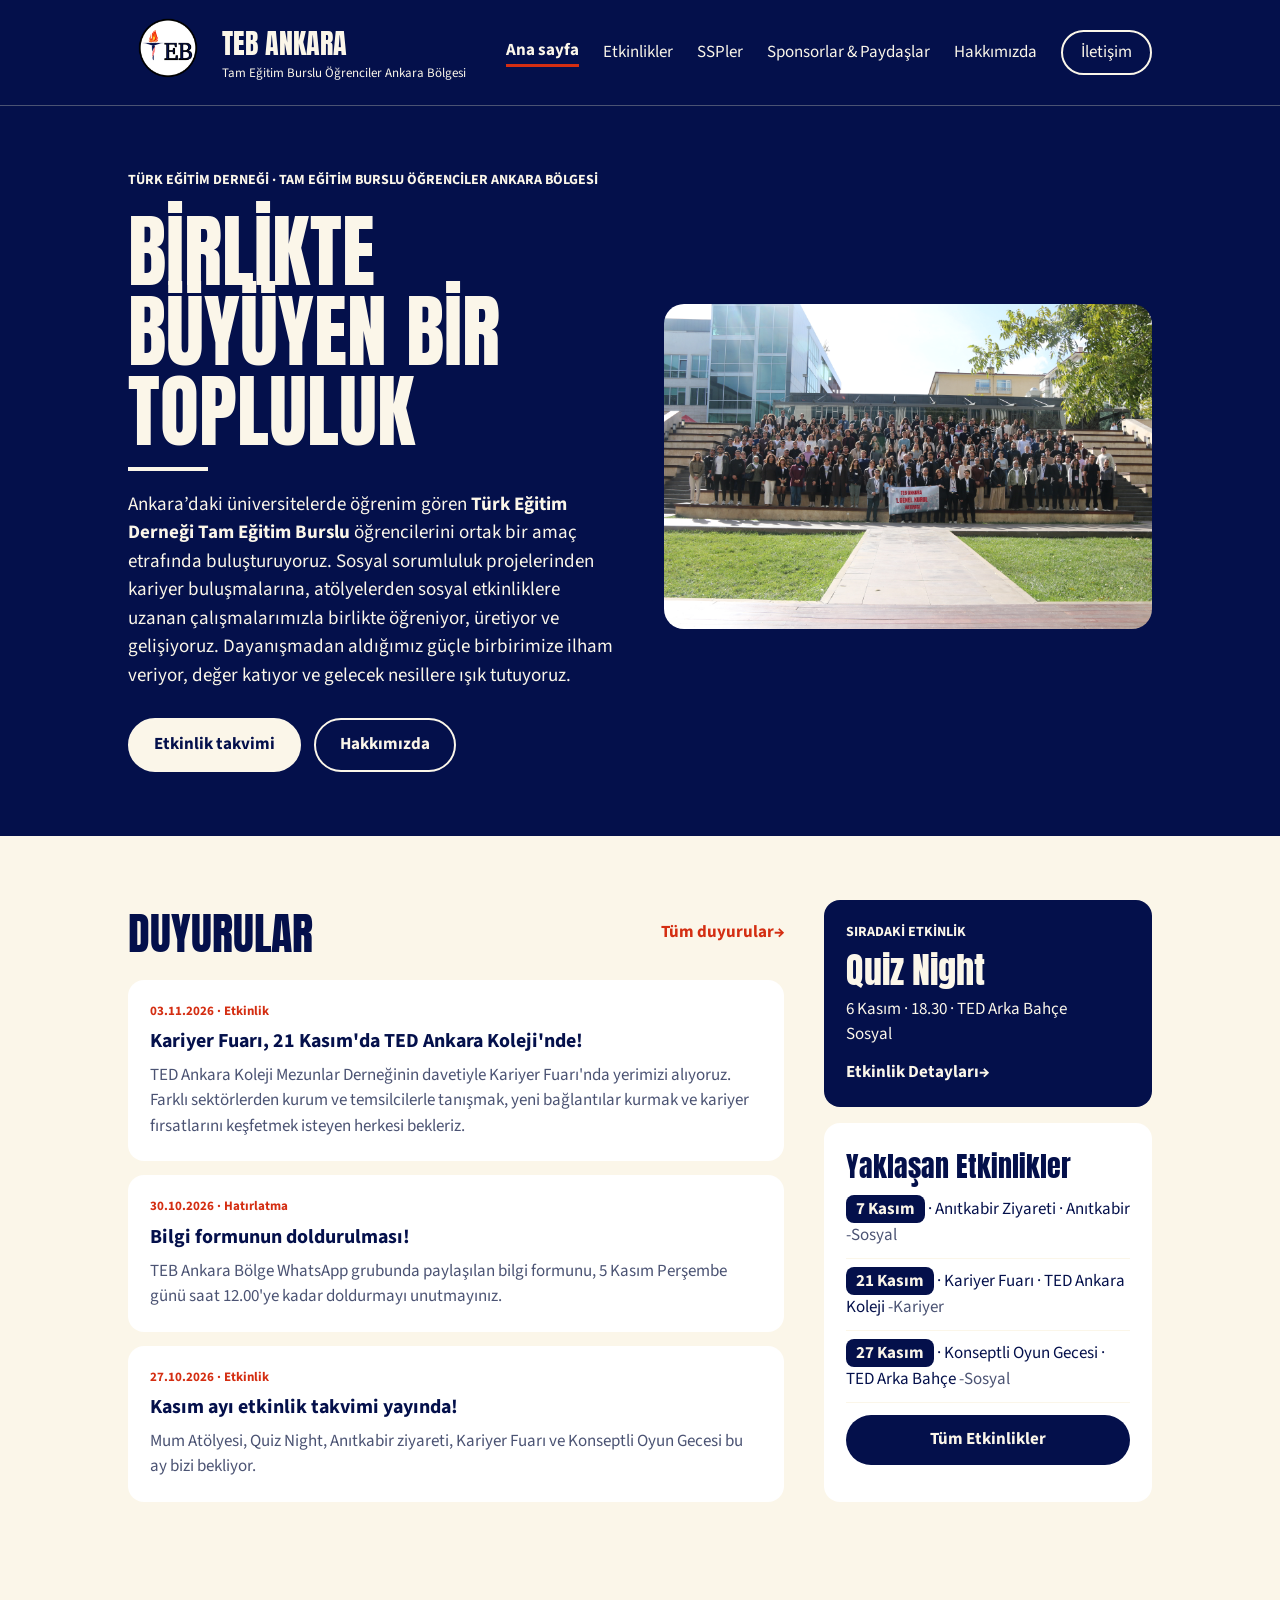
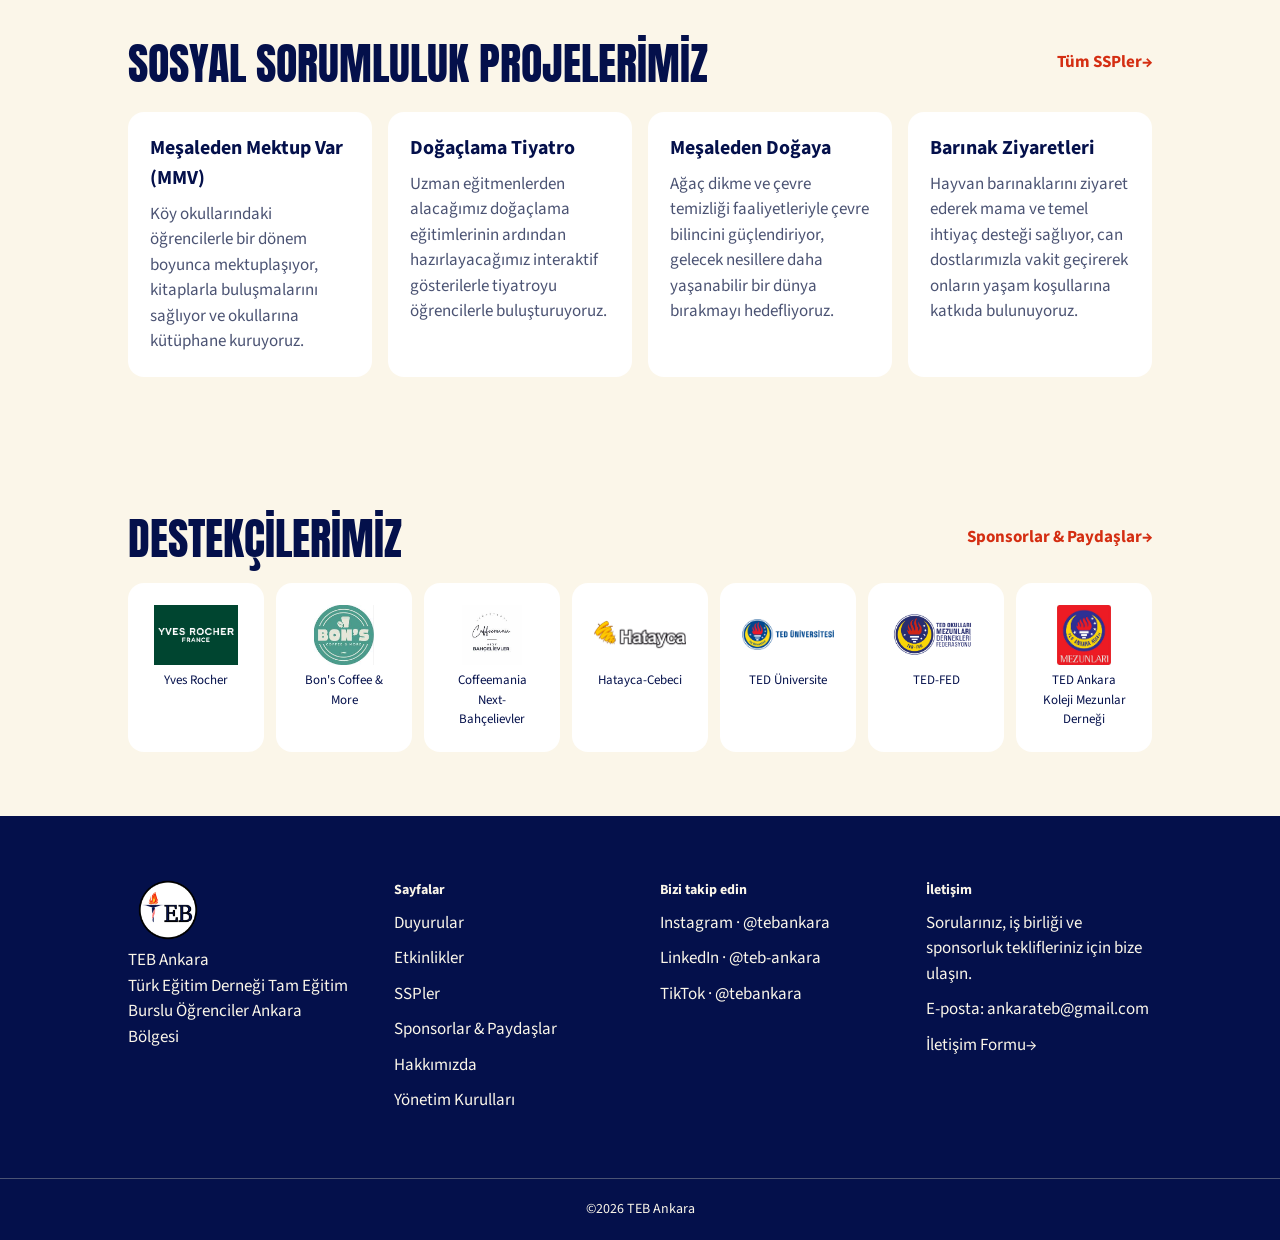
<file: index.html>
<!DOCTYPE html>
<html lang="tr">

<head>
    <meta charset="UTF-8">
    <meta name="viewport" content="width=device-width, initial-scale=1.0">
    <title>TEB Ankara</title>
    <link href="https://fonts.googleapis.com/css2?family=Anton&family=Source+Sans+3:wght@400;600;700&display=swap" rel="stylesheet">
    <link rel="stylesheet" href="css/style.css">
</head>

<body>
    <header>
        <a href="index.html">
            <img src="img/logo_yuvarlak.png" alt="TEB Ankara logosu">
        </a>

        <div class="header-yazi">
            <p>TEB ANKARA</p>
            <p>Tam Eğitim Burslu Öğrenciler Ankara Bölgesi</p>
        </div>

        <nav>
            <a href="index.html" aria-current="page">Ana sayfa</a>
            <a href="etkinlikler.html">Etkinlikler</a>
            <a href="sspler.html">SSPler</a>
            <a href="sponsorlar_paydaslar.html">Sponsorlar &amp; Paydaşlar</a>
            <a href="hakkimizda.html">Hakkımızda</a>
            <a href="iletisim.html" class="menu-buton">İletişim</a>
        </nav>
    </header>

    

    <main>
        <div id="giris">
            <section id="baslik"> 
                <p>TÜRK EĞİTİM DERNEĞİ · TAM EĞİTİM BURSLU ÖĞRENCİLER ANKARA BÖLGESİ</p>            
                
                <h1>BİRLİKTE BÜYÜYEN BİR TOPLULUK</h1>

                <p>
                    Ankara’daki üniversitelerde öğrenim gören <strong>Türk Eğitim Derneği Tam Eğitim Burslu</strong> öğrencilerini ortak bir amaç etrafında buluşturuyoruz. Sosyal sorumluluk projelerinden kariyer buluşmalarına, atölyelerden sosyal etkinliklere uzanan çalışmalarımızla birlikte öğreniyor, üretiyor ve gelişiyoruz. Dayanışmadan aldığımız güçle birbirimize ilham veriyor, değer katıyor ve gelecek nesillere ışık tutuyoruz.
                </p>
                
                <a href="etkinlikler.html#aylik-takvim">Etkinlik takvimi</a>
                <a href="hakkimizda.html">Hakkımızda</a>
            </section>

            <aside id="toplu-foto">
                <img src="img/teb_toplu_foto.JPG" alt="TEB Ankara Toplu Fotoğraf">
            </aside>
        </div>
        
        <div id="ana-icerik">
            <section id="duyurular">
                <h2>DUYURULAR</h2>
                <a href="duyurular.html">Tüm duyurular→</a>

                <article id="kariyer-fuari-duyuru" data-kategori="etkinlik">
                    <p><time datetime="2026-11-03">03.11.2026</time> · Etkinlik</p>
                    <h3>Kariyer Fuarı, 21 Kasım'da TED Ankara Koleji'nde!</h3>
                    <p>TED Ankara Koleji Mezunlar Derneğinin davetiyle Kariyer Fuarı'nda yerimizi alıyoruz. Farklı sektörlerden kurum ve temsilcilerle tanışmak, yeni bağlantılar kurmak ve kariyer fırsatlarını keşfetmek isteyen herkesi bekleriz.</p>
                </article>

                <article id="bilgi-guncelleme" data-kategori="hatirlatma">
                    <p><time datetime="2026-10-30">30.10.2026</time> · Hatırlatma</p>
                    <h3>Bilgi formunun doldurulması!</h3>
                    <p>TEB Ankara Bölge WhatsApp grubunda paylaşılan bilgi formunu, 5 Kasım Perşembe günü saat 12.00'ye kadar doldurmayı unutmayınız.</p>
                </article>
            
                <article id="kasim-takvimi" data-kategori="etkinlik">
                    <p><time datetime="2026-10-27">27.10.2026</time> · Etkinlik</p>
                    <h3>Kasım ayı etkinlik takvimi yayında!</h3>
                    <p>Mum Atölyesi, Quiz Night, Anıtkabir ziyareti, Kariyer Fuarı ve Konseptli Oyun Gecesi bu ay bizi bekliyor.</p>
                </article>
            </section>

            <aside id="etkinlik">
                <section id="siradaki-etkinlik">
                    <h2>SIRADAKİ ETKİNLİK</h2>
                    <article id="quiz-night">
                        <h3>Quiz Night</h3>
                        <p><time datetime="2026-11-06T18:30">6 Kasım · 18.30</time> · TED Arka Bahçe</p>
                        <p>Sosyal</p>
                    </article>
                    <a href="etkinlikler.html#siradaki-etkinlik">Etkinlik Detayları→</a>
                </section>

                <section id="yaklasan-etkinlikler">
                    <h2>Yaklaşan Etkinlikler</h2>
                    <ul>
                        <li><time datetime="2026-11-07">7 Kasım</time> · Anıtkabir Ziyareti · Anıtkabir <span>-Sosyal</span></li>
                        <li><time datetime="2026-11-21">21 Kasım</time> · Kariyer Fuarı · TED Ankara Koleji <span>-Kariyer</span></li>
                        <li><time datetime="2026-11-27">27 Kasım</time> · Konseptli Oyun Gecesi · TED Arka Bahçe <span>-Sosyal</span></li>
                    </ul> 
                    <a href="etkinlikler.html">Tüm Etkinlikler</a>
                </section>   
            </aside>
        </div>

        

        <section id="sosyal-sorumluluk-projeleri">
            <h2>SOSYAL SORUMLULUK PROJELERİMİZ</h2>
            <a href="sspler.html">Tüm SSPler→</a>
            <article>
                <h3>Meşaleden Mektup Var (MMV)</h3>
                <p>Köy okullarındaki öğrencilerle bir dönem boyunca mektuplaşıyor, kitaplarla buluşmalarını sağlıyor ve okullarına kütüphane kuruyoruz.</p>
            </article>  
            <article>
                <h3>Doğaçlama Tiyatro</h3>
                <p>Uzman eğitmenlerden alacağımız doğaçlama eğitimlerinin ardından hazırlayacağımız interaktif gösterilerle tiyatroyu öğrencilerle buluşturuyoruz.</p>
            </article> 
            <article>
                <h3>Meşaleden Doğaya</h3>
                <p>Ağaç dikme ve çevre temizliği faaliyetleriyle çevre bilincini güçlendiriyor, gelecek nesillere daha yaşanabilir bir dünya bırakmayı hedefliyoruz.</p>
            </article> 
            <article>
                <h3>Barınak Ziyaretleri</h3>
                <p>Hayvan barınaklarını ziyaret ederek mama ve temel ihtiyaç desteği sağlıyor, can dostlarımızla vakit geçirerek onların yaşam koşullarına katkıda bulunuyoruz.</p>
            </article> 
        </section>

        <section id="sponsorlar-paydaslar">
            <h2>DESTEKÇİLERİMİZ</h2>
            <a href="sponsorlar_paydaslar.html">Sponsorlar &amp; Paydaşlar→</a>

            <figure>
                <img src="img/logolar/yves_logo.jpg" alt="Yves Rocher logo">
                <figcaption>Yves Rocher</figcaption>
            </figure>
            <figure>
                <img src="img/logolar/bons_logo.jfif" alt="Bon's Coffee &amp; More logo">
                <figcaption>Bon's Coffee &amp; More</figcaption>
            </figure>
            <figure>
                <img src="img/logolar/Coffeemania_logo.jfif" alt="Coffeemania Next-Bahçelievler logo">
                <figcaption>Coffeemania Next-Bahçelievler</figcaption>
            </figure>
            <figure>
                <img src="img/logolar/hatayca_logo.png" alt="Hatayca-Cebeci logo" >
                <figcaption>Hatayca-Cebeci</figcaption>
            </figure>
            <figure>
                <img src="img/logolar/tedu_logo.png" alt="TED Üniversite logo">
                <figcaption>TED Üniversite</figcaption>
            </figure>
            <figure>
                <img src="img/logolar/ted_fed_logo.png" alt="TED-FED logo" >
                <figcaption>TED-FED</figcaption>
            </figure>
            <figure>
                <img src="img/logolar/ted_ank_kolej_md.jfif" alt="TED Ankara Koleji Mezunlar Derneği logo">
                <figcaption>TED Ankara Koleji Mezunlar Derneği</figcaption>
            </figure>
        </section>
    </main>
    

    <footer>
         <footer>
        <div class="footer-ust">
            <div class="footer-marka">
                <img src="img/logo_yuvarlak.png" alt="TEB Ankara logosu">
                <p>TEB Ankara</p>
                <p>Türk Eğitim Derneği Tam Eğitim Burslu Öğrenciler Ankara Bölgesi</p>
            </div>

            <nav>
                <h2>Sayfalar</h2>
                <a href="duyurular.html">Duyurular</a>
                <a href="etkinlikler.html">Etkinlikler</a>
                <a href="sspler.html">SSPler</a>
                <a href="sponsorlar_paydaslar.html">Sponsorlar &amp; Paydaşlar</a>
                <a href="hakkimizda.html">Hakkımızda</a>
                <a href="yonetim_kurullari.html">Yönetim Kurulları</a>
                
            </nav>

            <section id="sosyal-medya">
                <h2>Bizi takip edin</h2>
                <a href="https://www.instagram.com/tebankara/" target="_blank">Instagram · @tebankara</a>
                
                <a href="https://www.linkedin.com/company/teb-ankara" target="_blank">LinkedIn · @teb-ankara</a>
                
                <a href="https://www.tiktok.com/@tebankara" target="_blank">TikTok · @tebankara</a>
            </section>

            <section id="iletisim">
                <h2>İletişim</h2>
                <p>Sorularınız, iş birliği ve sponsorluk teklifleriniz için bize ulaşın.</p>
                <a href="mailto:ankarateb@gmail.com" target="_blank">E-posta: ankarateb@gmail.com</a>
                <a href="iletisim.html">İletişim Formu→</a>
            </section>
        </div>
        <p class="footer-alt">©2026 TEB Ankara </p>
    </footer>

    </footer>

</body>


</html>
</file>
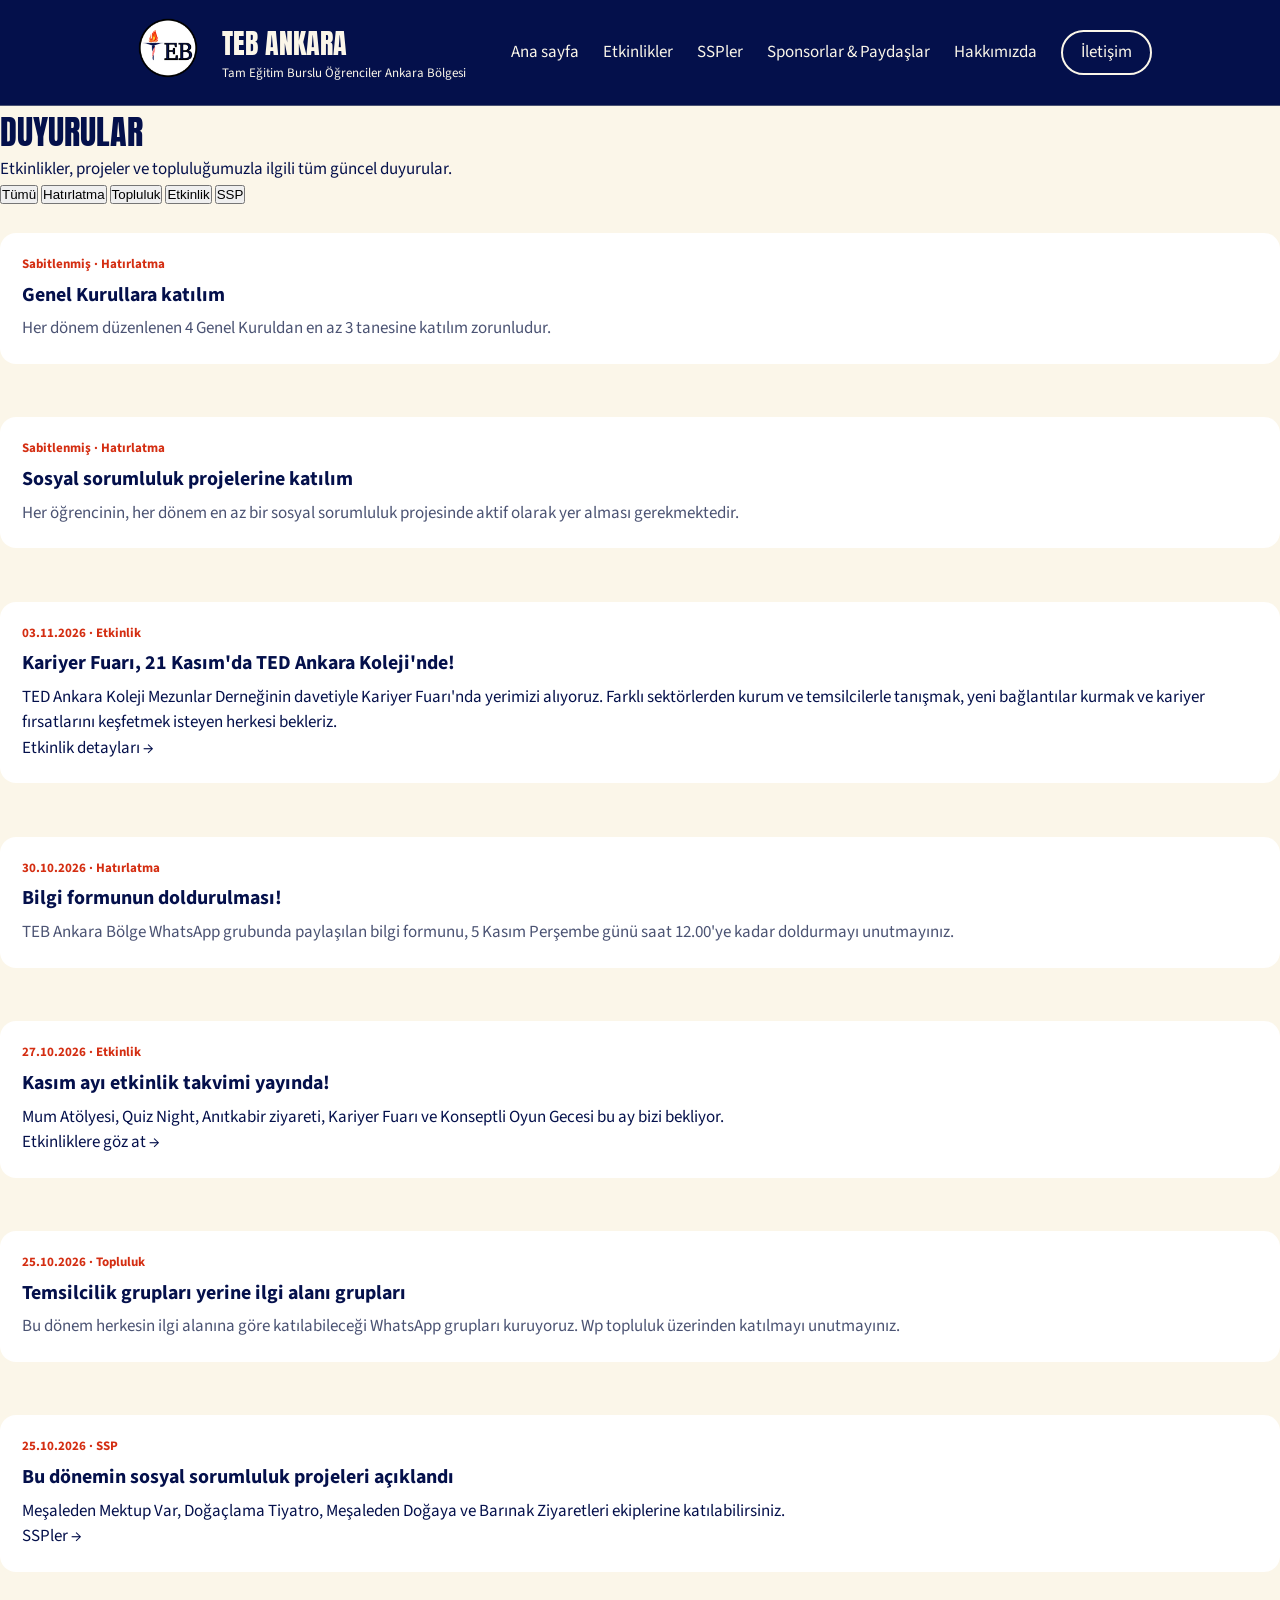
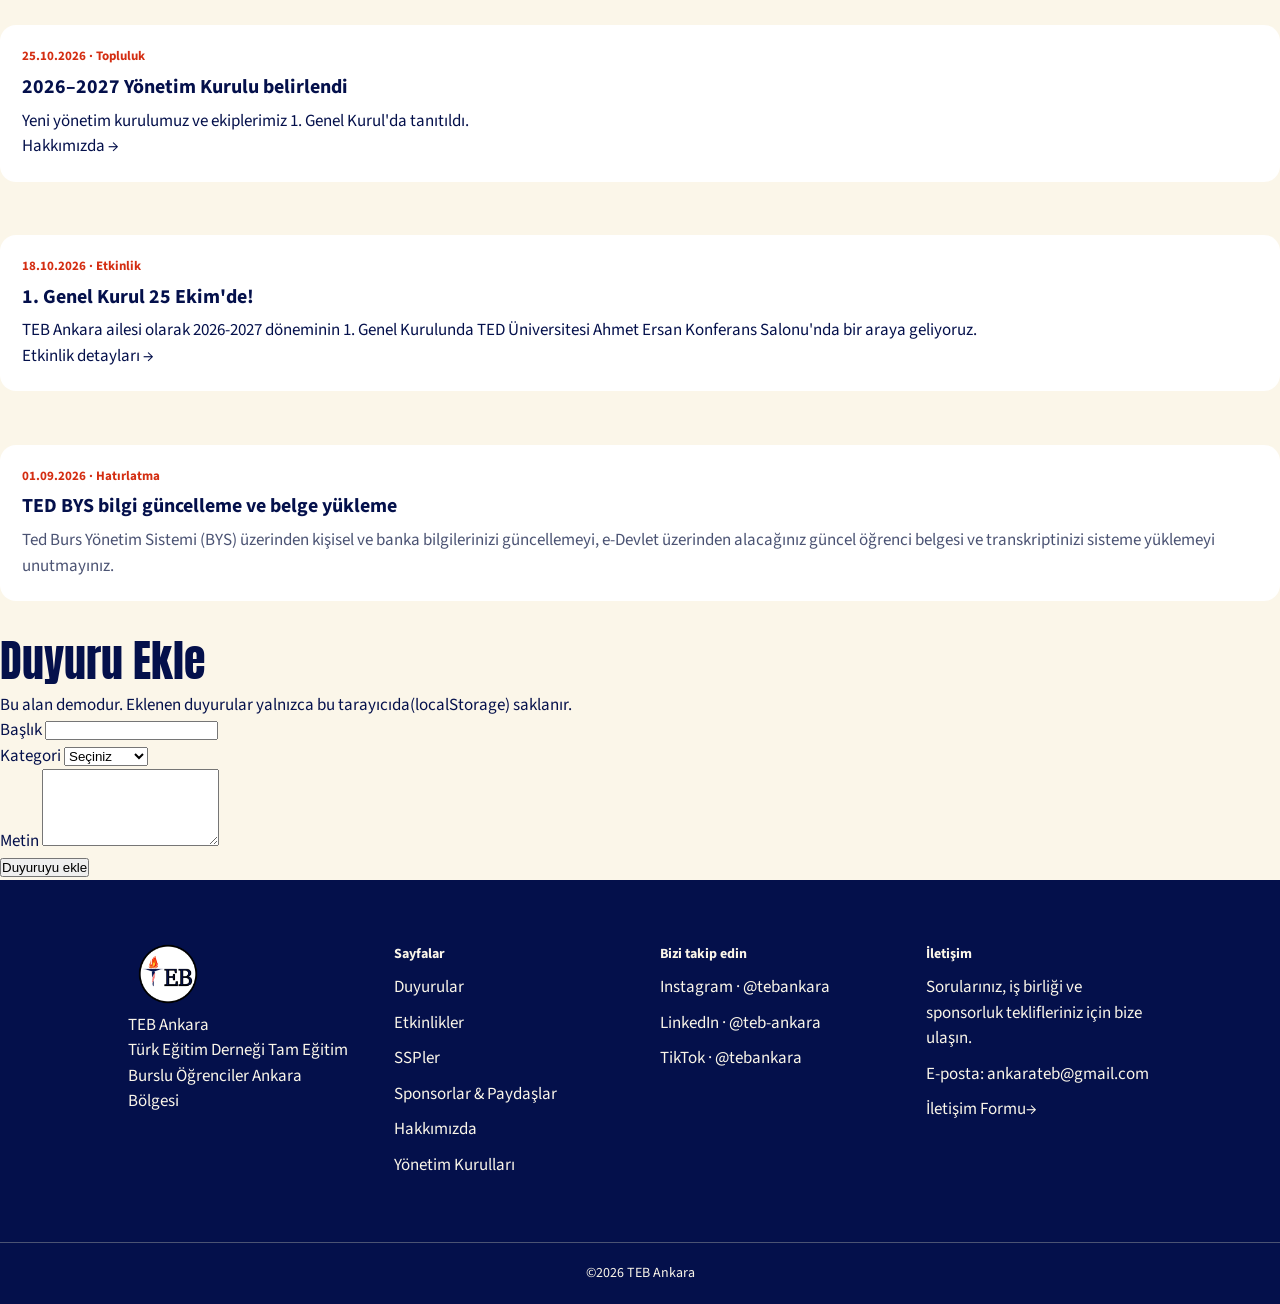
<file: duyurular.html>
<!DOCTYPE html>
<html lang="tr">

<head>
    <meta charset="UTF-8">
    <meta name="viewport" content="width=device-width, initial-scale=1.0">
    <title>TEB Ankara - Duyurular</title>
    <link href="https://fonts.googleapis.com/css2?family=Anton&family=Source+Sans+3:wght@400;600;700&display=swap" rel="stylesheet">
    <link rel="stylesheet" href="css/style.css">
</head>

<body>
        <header>
        <a href="index.html">
            <img src="img/logo_yuvarlak.png" alt="TEB Ankara logosu">
        </a>

        <div class="header-yazi">
            <p>TEB ANKARA</p>
            <p>Tam Eğitim Burslu Öğrenciler Ankara Bölgesi</p>
        </div>

        <nav>
            <a href="index.html">Ana sayfa</a>
            <a href="etkinlikler.html">Etkinlikler</a>
            <a href="sspler.html">SSPler</a>
            <a href="sponsorlar_paydaslar.html">Sponsorlar &amp; Paydaşlar</a>
            <a href="hakkimizda.html">Hakkımızda</a>
            <a href="iletisim.html" class="menu-buton">İletişim</a>
        </nav>
    </header>
    

    <main>
        <h1>DUYURULAR</h1>
        <p>Etkinlikler, projeler ve topluluğumuzla ilgili tüm güncel duyurular.</p>
        
        <div id="duyuru-içerik">
            
            <section id="duyuru-button">
                <button type="button" data-kategori="tumu">Tümü</button>
                <button type="button" data-kategori="hatirlatma">Hatırlatma</button>
                <button type="button" data-kategori="topluluk">Topluluk</button>
                <button type="button" data-kategori="etkinlik">Etkinlik</button>
                <button type="button" data-kategori="ssp">SSP</button>
            </section>
            
            <br>
            
            <section id="duyurular">
                <article id="genel-kurul-katilim" data-kategori="hatirlatma">
                    <p>Sabitlenmiş · Hatırlatma</p>
                    <h3>Genel Kurullara katılım</h3>
                    <p>Her dönem düzenlenen 4 Genel Kuruldan en az 3 tanesine katılım zorunludur.</p>
                </article>
 
                <br>
            
                <article id="ssp-katilim" data-kategori="hatirlatma">
                    <p>Sabitlenmiş · Hatırlatma</p>
                    <h3>Sosyal sorumluluk projelerine katılım</h3>
                    <p>Her öğrencinin, her dönem en az bir sosyal sorumluluk projesinde aktif olarak yer alması gerekmektedir.</p>
                </article>
                 
                <br>

                <article id="kariyer-fuari-duyuru" data-kategori="etkinlik">
                    <p><time datetime="2026-11-03">03.11.2026</time> · Etkinlik</p>
                    <h3>Kariyer Fuarı, 21 Kasım'da TED Ankara Koleji'nde!</h3>
                    <p>TED Ankara Koleji Mezunlar Derneğinin davetiyle Kariyer Fuarı'nda yerimizi alıyoruz. Farklı sektörlerden kurum ve temsilcilerle tanışmak, yeni bağlantılar kurmak ve kariyer fırsatlarını keşfetmek isteyen herkesi bekleriz.</p>
                    <a href="etkinlikler.html#kariyer-fuari">Etkinlik detayları →</a>
                </article>

                <br>

                <article id="bilgi-güncelleme" data-kategori="hatirlatma">
                    <p><time datetime="2026-10-30">30.10.2026</time> · Hatırlatma</p>
                    <h3>Bilgi formunun doldurulması!</h3>
                    <p>TEB Ankara Bölge WhatsApp grubunda paylaşılan bilgi formunu, 5 Kasım Perşembe günü saat 12.00'ye kadar doldurmayı unutmayınız.</p>
                </article>

                <br>
            
                <article id="kasim-takvimi" data-kategori="etkinlik">
                    <p><time datetime="2026-10-27">27.10.2026</time> · Etkinlik</p>
                    <h3>Kasım ayı etkinlik takvimi yayında!</h3>
                    <p>Mum Atölyesi, Quiz Night, Anıtkabir ziyareti, Kariyer Fuarı ve Konseptli Oyun Gecesi bu ay bizi bekliyor.</p>
                    <a href="etkinlikler.html">Etkinliklere göz at →</a>
                </article>
                 
                <br>
            
                <article id="ilgi-alani-gruplari" data-kategori="topluluk">
                    <p><time datetime="2026-10-25">25.10.2026</time> · Topluluk</p>
                    <h3>Temsilcilik grupları yerine ilgi alanı grupları</h3>
                    <p>Bu dönem herkesin ilgi alanına göre katılabileceği WhatsApp grupları kuruyoruz. Wp topluluk üzerinden katılmayı unutmayınız.</p>
                </article>
                 
                <br>
            
                <article id="sspler-duyuru" data-kategori="ssp">
                    <p><time datetime="2026-10-25">25.10.2026</time> · SSP</p>
                    <h3>Bu dönemin sosyal sorumluluk projeleri açıklandı</h3>
                    <p>Meşaleden Mektup Var, Doğaçlama Tiyatro, Meşaleden Doğaya ve Barınak Ziyaretleri ekiplerine katılabilirsiniz.</p>
                    <a href="sspler.html#aktif-projeler">SSPler →</a>
                </article>
                 
                <br>
            
                <article id="yonetim-kurulu-duyuru" data-kategori="topluluk">
                    <p><time datetime="2026-10-25">25.10.2026</time> · Topluluk</p>
                    <h3>2026–2027 Yönetim Kurulu belirlendi</h3>
                    <p>Yeni yönetim kurulumuz ve ekiplerimiz 1. Genel Kurul'da tanıtıldı.</p>
                    <a href="hakkimizda.html#26-27">Hakkımızda →</a>
                </article>
                
                <br>

                <article id="genel-kurul-duyuru" data-kategori="etkinlik">
                    <p><time datetime="2026-10-18">18.10.2026</time> · Etkinlik </p>
                    <h3>1. Genel Kurul 25 Ekim'de!</h3>
                    <p>TEB Ankara ailesi olarak 2026-2027 döneminin 1. Genel Kurulunda TED Üniversitesi Ahmet Ersan Konferans Salonu'nda bir araya geliyoruz. </p>
                    <a href="etkinlikler.html#1.GK">Etkinlik detayları →</a>
                </article>

                <br>

                <article id="bys-güncelleme" data-kategori="hatirlatma">
                    <p> <time datetime="2026-09-01">01.09.2026</time> · Hatırlatma</p>
                    <h3>TED BYS bilgi güncelleme ve belge yükleme</h3>
                    <p><a href="https://bys.ted.org.tr/" target="_blank">Ted Burs Yönetim Sistemi (BYS)</a> üzerinden kişisel ve banka bilgilerinizi güncellemeyi, e-Devlet üzerinden alacağınız güncel öğrenci belgesi ve transkriptinizi sisteme yüklemeyi unutmayınız.</p>
                </article>
            </section>

            <br>

            <aside id="duyuru-yonetimi">
                <h2>Duyuru Ekle</h2>
                <p>Bu alan demodur. Eklenen duyurular yalnızca bu tarayıcıda(localStorage) saklanır.</p>

                <form id="duyuru-formu">
                    <div>
                        <label for="duyuru-baslik">Başlık</label>
                        <input id="duyuru-baslik" name="baslik" type="text" maxlength="100">
                    </div>

                    <div>
                        <label for="duyuru-kategori">Kategori</label>
                        <select id="duyuru-kategori" name="kategori">
                            <option value="" disabled selected>Seçiniz</option>
                            <option value="hatirlatma">Hatırlatma</option>
                            <option value="topluluk">Topluluk</option>
                            <option value="etkinlik">Etkinlik</option>
                            <option value="ssp">SSP</option>
                        </select>
                    </div>

                    <div>
                        <label for="duyuru-metin">Metin</label>
                        <textarea id="duyuru-metin" name="metin" rows="5" maxlength="500"></textarea>
                    </div>

                    <button type="submit">Duyuruyu ekle</button>
                </form>
            </aside>
        </div>

        
    </main>

    <footer>
        <div class="footer-ust">
            <div class="footer-marka">
                <img src="img/logo_yuvarlak.png" alt="TEB Ankara logosu">
                <p>TEB Ankara</p>
                <p>Türk Eğitim Derneği Tam Eğitim Burslu Öğrenciler Ankara Bölgesi</p>
            </div>

            <nav>
                <h2>Sayfalar</h2>
                <a href="duyurular.html">Duyurular</a>
                <a href="etkinlikler.html">Etkinlikler</a>
                <a href="sspler.html">SSPler</a>
                <a href="sponsorlar_paydaslar.html">Sponsorlar &amp; Paydaşlar</a>
                <a href="hakkimizda.html">Hakkımızda</a>
                <a href="yonetim_kurullari.html">Yönetim Kurulları</a>
                
            </nav>

            <section id="sosyal-medya">
                <h2>Bizi takip edin</h2>
                <a href="https://www.instagram.com/tebankara/" target="_blank">Instagram · @tebankara</a>
                
                <a href="https://www.linkedin.com/company/teb-ankara" target="_blank">LinkedIn · @teb-ankara</a>
                
                <a href="https://www.tiktok.com/@tebankara" target="_blank">TikTok · @tebankara</a>
            </section>

            <section id="iletisim">
                <h2>İletişim</h2>
                <p>Sorularınız, iş birliği ve sponsorluk teklifleriniz için bize ulaşın.</p>
                <a href="mailto:ankarateb@gmail.com" target="_blank">E-posta: ankarateb@gmail.com</a>
                <a href="iletisim.html">İletişim Formu→</a>
            </section>
        </div>
        <p class="footer-alt">©2026 TEB Ankara </p>
    </footer>

</body>

</html>
</file>
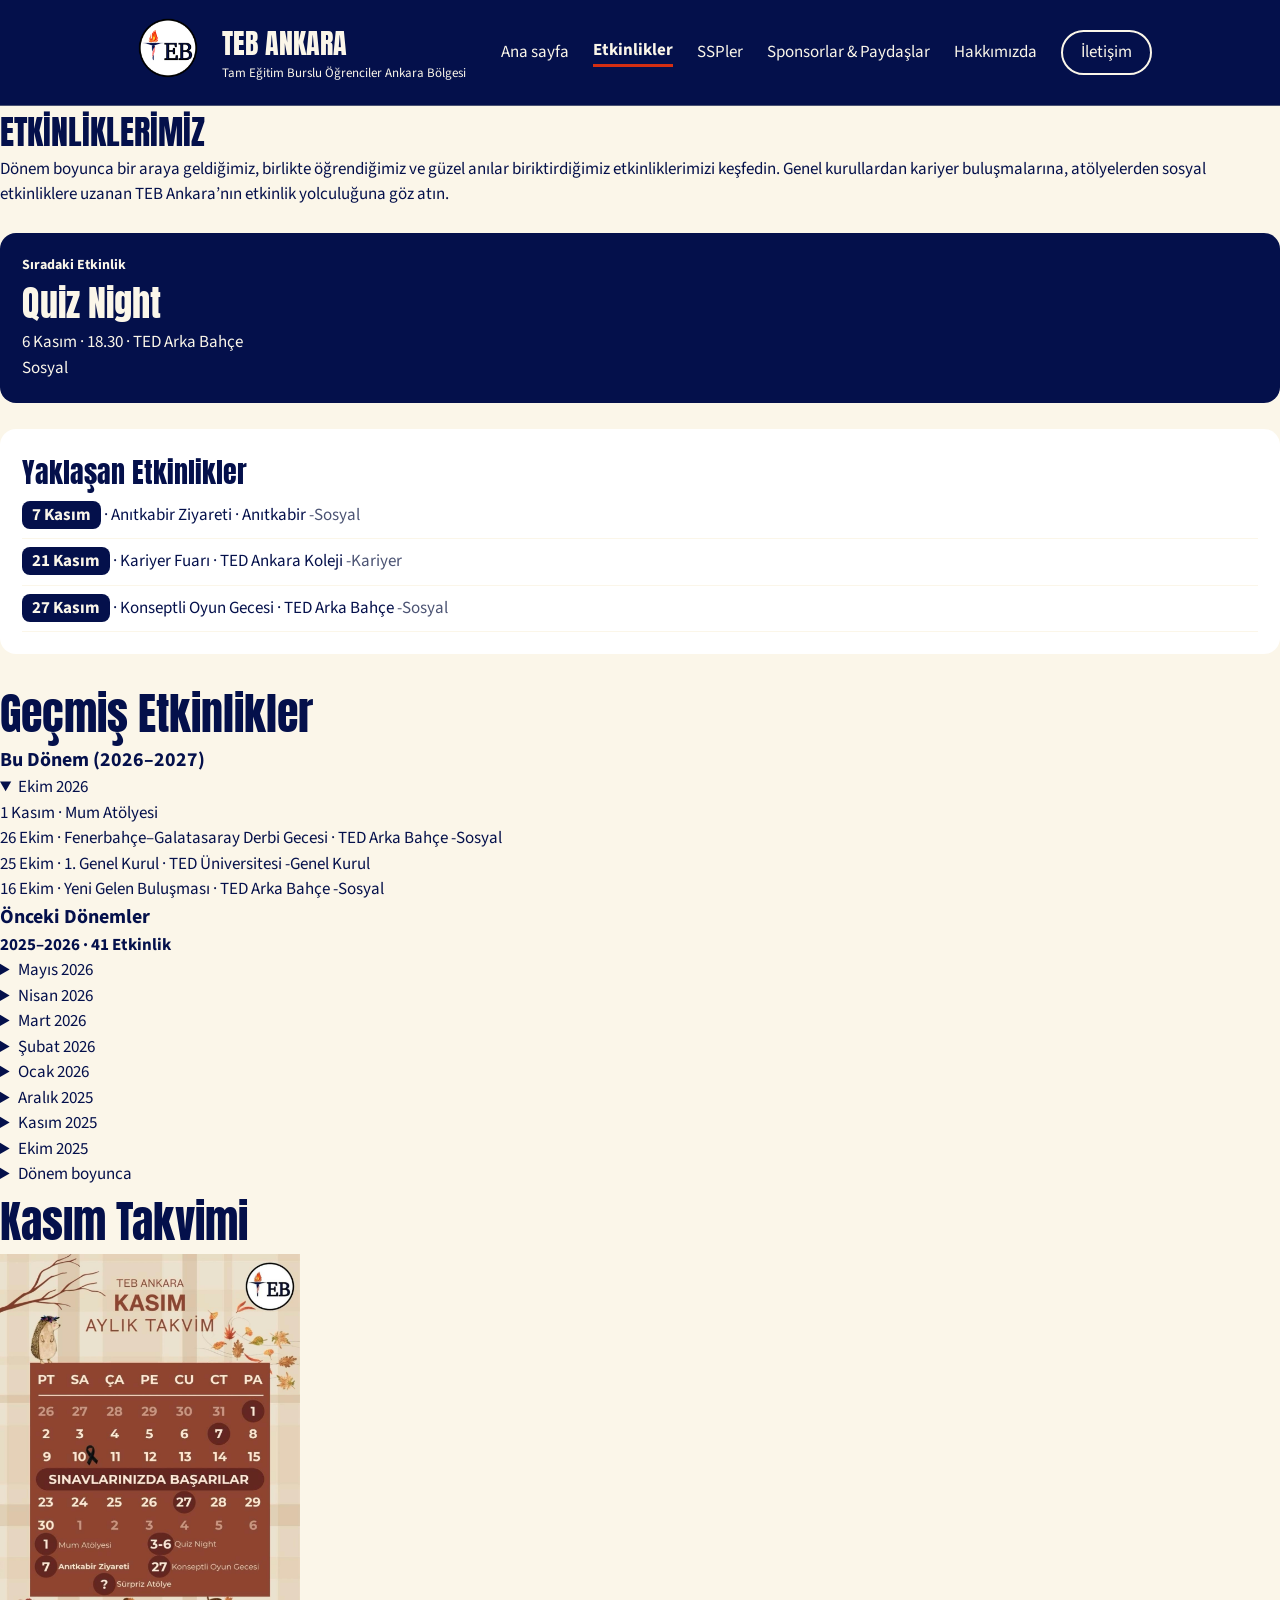
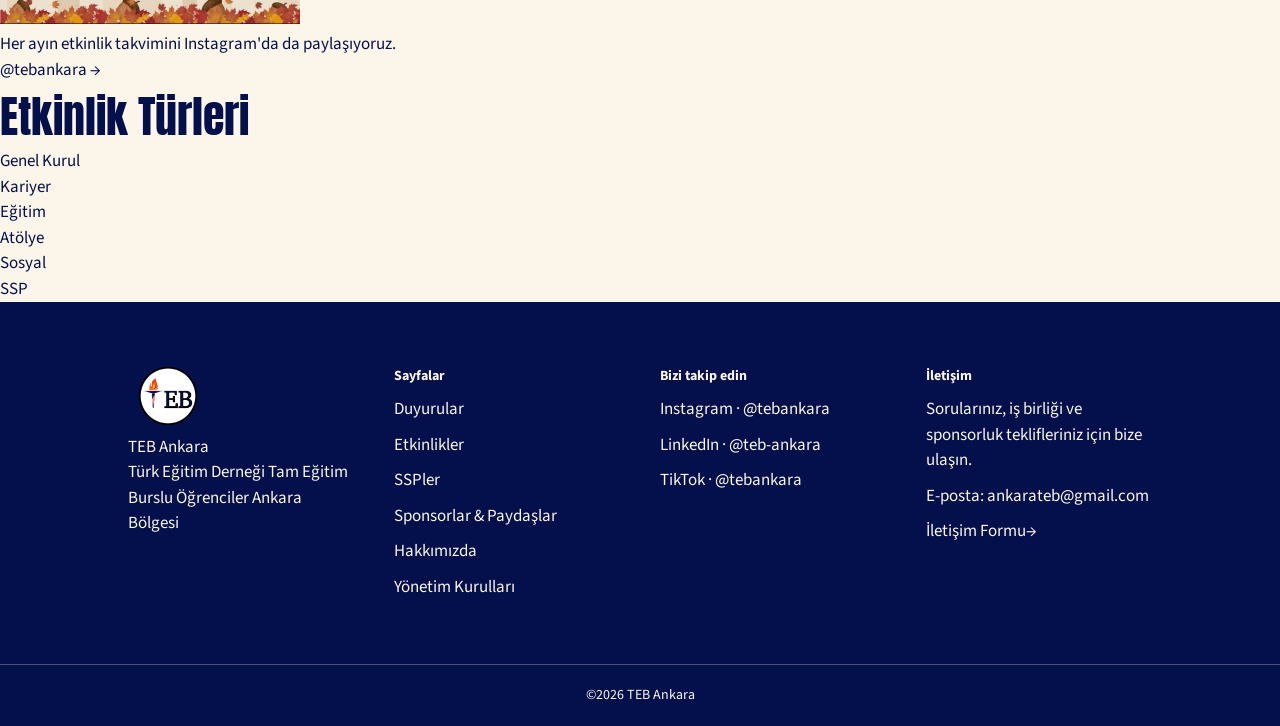
<file: etkinlikler.html>
<!DOCTYPE html>
<html lang="tr">

<head>
    <meta charset="UTF-8">
    <meta name="viewport" content="width=device-width, initial-scale=1.0">
    <title>TEB Ankara - Etkinlikler</title>
    <link href="https://fonts.googleapis.com/css2?family=Anton&family=Source+Sans+3:wght@400;600;700&display=swap" rel="stylesheet">
    <link rel="stylesheet" href="css/style.css">
</head>

<body>

    <header>
        <a href="index.html">
            <img src="img/logo_yuvarlak.png" alt="TEB Ankara logosu">
        </a>

        <div class="header-yazi">
            <p>TEB ANKARA</p>
            <p>Tam Eğitim Burslu Öğrenciler Ankara Bölgesi</p>
        </div>

        <nav>
            <a href="index.html">Ana sayfa</a>
            <a href="etkinlikler.html" aria-current="page">Etkinlikler</a>
            <a href="sspler.html">SSPler</a>
            <a href="sponsorlar_paydaslar.html">Sponsorlar &amp; Paydaşlar</a>
            <a href="hakkimizda.html">Hakkımızda</a>
            <a href="iletisim.html" class="menu-buton">İletişim</a>
        </nav>
    </header>

    

    <main>

        <h1>ETKİNLİKLERİMİZ</h1>
        <p>Dönem boyunca bir araya geldiğimiz, birlikte öğrendiğimiz ve güzel anılar biriktirdiğimiz etkinliklerimizi keşfedin. Genel kurullardan kariyer buluşmalarına, atölyelerden sosyal etkinliklere uzanan TEB Ankara’nın etkinlik yolculuğuna göz atın.</p>

        <br>

        <section id="siradaki-etkinlik">
            <h2>Sıradaki Etkinlik</h2>
            <article id="quiz-night">
                <h3>Quiz Night</h3>
                <p><time datetime="2026-11-06T18:30">6 Kasım · 18.30</time> · TED Arka Bahçe</p>
                <p>Sosyal</p>
            </article>
        </section>

        <br>

        <div id="etkinlik-icerik">
            <div id="etkinlik-listeleri">
                <section id="yaklasan-etkinlikler">
                    <h2>Yaklaşan Etkinlikler</h2>
                    <ul>
                        <li id="anitkabir-ziyareti"><time datetime="2026-11-07">7 Kasım</time> · Anıtkabir Ziyareti · Anıtkabir <span>-Sosyal</span></li>
                        <li id="kariyer-fuari"><time datetime="2026-11-21">21 Kasım</time> · Kariyer Fuarı · TED Ankara Koleji <span>-Kariyer</span></li>
                        <li id="konseptli-oyun-gecesi"><time datetime="2026-11-27">27 Kasım</time> · Konseptli Oyun Gecesi · TED Arka Bahçe <span>-Sosyal</span></li>
                    </ul>
                </section>

                <br>
                
                <section id="gecmis-etkinlikler">
                    <h2>Geçmiş Etkinlikler</h2>

                    <section id="bu-donem">
                        <h3>Bu Dönem (2026–2027)</h3>

                        <details open>
                            <summary>Ekim 2026</summary>
                            <ul>
                                <li id="mum-atolyesi"><time datetime="2026-11-01">1 Kasım</time> · Mum Atölyesi</li>
                                <li id="derbi-gecesi"><time datetime="2026-10-26">26 Ekim</time> · Fenerbahçe–Galatasaray Derbi Gecesi · TED Arka Bahçe <span>-Sosyal</span></li>
                                <li id="1.GK"><time datetime="2026-10-25">25 Ekim</time> · 1. Genel Kurul · TED Üniversitesi <span>-Genel Kurul</span></li>
                                <li id="ygb"><time datetime="2026-10-16">16 Ekim</time> · Yeni Gelen Buluşması · TED Arka Bahçe <span>-Sosyal</span></li>
                            </ul>
                        </details>
                    </section>

                    <section id="onceki-donemler">
                        <h3>Önceki Dönemler</h3>

                        <h4>2025–2026 · 41 Etkinlik</h4>

                        <details>
                            <summary>Mayıs 2026</summary>
                            <ul>
                                <li><time datetime="2026-05-17">17 Mayıs</time> · Piknik ve Mangal <span>-Sosyal</span></li>
                                <li><time datetime="2026-05-13">13 Mayıs</time> · Kuşak Çalışması · Dört Mevsim Yaşam Köşkü Ziyareti <span>-SSP</span></li>
                                <li><time datetime="2026-05-10">10 Mayıs</time> · 4. Genel Kurul · TED Üniversitesi <span>-Genel Kurul</span></li>
                                <li><time datetime="2026-05-08">8 Mayıs</time> · Meşaleden Mektup Var · Afyon Okul Ziyareti <span>-SSP</span></li>
                                <li><time datetime="2026-05-07">7 Mayıs</time> · Şiir Kulübü <span>-Sosyal</span></li>
                                <li><time datetime="2026-05-05">5 Mayıs</time> · Akdaş Döküm Teknik Gezisi <span>-Kariyer</span></li>
                            </ul>
                        </details>

                        <details>
                            <summary>Nisan 2026</summary>
                            <ul>
                                <li><time datetime="2026-04-26">26 Nisan</time> · SSP Atölye Çalışması <span>-SSP</span></li>
                                <li><time datetime="2026-04-21">21 Nisan</time> · Talk Show · Hezarfen Darty <span>-Sosyal</span></li>
                                <li><time datetime="2026-04-19">19 Nisan</time> · Sosyal Bilimciler Günü <span>-Kariyer</span></li>
                                <li><time datetime="2026-04-18">18 Nisan</time> · Vals Eğitimi (4 hafta) <span>-Eğitim</span></li>
                                <li><time datetime="2026-04-12">12 Nisan</time> · Çikolata Atölyesi <span>-Atölye</span></li>
                                <li><time datetime="2026-04-11">11 Nisan</time> · Oyun Gecesi · Hood Oyun Kafe <span>-Sosyal</span></li>
                            </ul>
                        </details>

                        <details>
                            <summary>Mart 2026</summary>
                            <ul>
                                <li><time datetime="2026-03-29">29 Mart</time> · 3. Genel Kurul · TED Üniversitesi <span>-Genel Kurul</span></li>
                                <li><time datetime="2026-03-14">14 Mart</time> · Örgü Atölyesi <span>-Atölye</span></li>
                                <li><time datetime="2026-03-08">8 Mart</time> · Sağlıkçılar Günü Buluşması <span>-Kariyer</span></li>
                                <li><time datetime="2026-03-04">4 Mart</time> · Lego Lab <span>-Atölye</span></li>
                            </ul>
                        </details>

                        <details>
                            <summary>Şubat 2026</summary>
                            <ul>
                                <li><time datetime="2026-02-28">28 Şubat</time> · Sanat Atölyesi · Art Gamu Galeri <span>-Atölye</span></li>
                                <li><time datetime="2026-02-27">27 Şubat</time> · Kitap Kulübü <span>-Sosyal</span></li>
                                <li><time datetime="2026-02-22">22 Şubat</time> · Sözün Gücü Eğitim Semineri <span>-Eğitim</span></li>
                                <li><time datetime="2026-02-17">17 Şubat</time> · Cinema Paradiso: Ölü Ozanlar Derneği <span>-Sosyal</span></li>
                                <li><time datetime="2026-02-15">15 Şubat</time> · Kahve Atölyesi · V Coffee <span>-Atölye</span></li>
                                <li><time datetime="2026-02-13">13 Şubat</time> · Stres ve Kaygı Yönetimi Eğitimi <span>-Eğitim</span></li>
                                <li><time datetime="2026-02-06">6 Şubat</time> · Online CV Hazırlama ve Mülakat Teknikleri <span>-Kariyer</span></li>
                            </ul>
                        </details>

                        <details>
                            <summary>Ocak 2026</summary>
                            <ul>
                                <li><time datetime="2026-01-30">30 Ocak</time> · Çevrimiçi Tarif Atölyesi <span>-Atölye</span></li>
                                <li><time datetime="2026-01-28">28 Ocak</time> · Online Oyun Gecesi <span>-Sosyal</span></li>
                                <li><time datetime="2026-01-22">22 Ocak</time> · Oyun Gecesi · Saraçoğlu Gençlik Merkezi <span>-Sosyal</span></li>
                                <li><time datetime="2026-01-19">19 Ocak</time> · Bölgeler Arası Oyun Turnuvası (3 ay) <span>-Sosyal</span></li>
                            </ul>
                        </details>

                        <details>
                            <summary>Aralık 2025</summary>
                            <ul>
                                <li><time datetime="2025-12-26">26 Aralık</time> · Kitap Kulübü <span>-Sosyal</span></li>
                                <li><time datetime="2025-12-21">21 Aralık</time> · 2. Genel Kurul · Online <span>-Genel Kurul</span></li>
                                <li><time datetime="2025-12-18">18 Aralık</time> · Yılbaşı Partisi <span>-Sosyal</span></li>
                                <li><time datetime="2025-12-10">10 Aralık</time> · Speaking Club <span>-Eğitim</span></li>
                                <li><time datetime="2025-12-06">6 Aralık</time> · Mühendisler Günü · TED Üniversitesi <span>-Kariyer</span></li>
                                <li><time datetime="2025-12-01">1 Aralık</time> · Derbi Gecesi <span>-Sosyal</span></li>
                            </ul>
                        </details>

                        <details>
                            <summary>Kasım 2025</summary>
                            <ul>
                                <li><time datetime="2025-11-28">28 Kasım</time> · Kitap Kulübü <span>-Sosyal</span></li>
                                <li><time datetime="2025-11-22">22 Kasım</time> · Kariyer Günleri · TED Ankara Koleji Mezunlar Derneği <span>-Kariyer</span></li>
                                <li><time datetime="2025-11-14">14 Kasım</time> · Oyun Gecesi <span>-Sosyal</span></li>
                                <li><time datetime="2025-11-09">9 Kasım</time> · Anıtkabir Ziyareti <span>-Sosyal</span></li>
                                <li><time datetime="2025-11-07">7 Kasım</time> · Cinema Paradiso ve Quiz Night <span>-Sosyal</span></li>
                                <li><time datetime="2025-11-02">2 Kasım</time> · Yeni Gelen Buluşması <span>-Sosyal</span></li>
                            </ul>
                        </details>

                        <details>
                            <summary>Ekim 2025</summary>
                            <ul>
                                <li><time datetime="2025-10-26">26 Ekim</time> · 1. Genel Kurul · TED Üniversitesi <span>-Genel Kurul</span></li>
                            </ul>
                        </details>

                        <details>
                            <summary>Dönem boyunca</summary>
                            <ul>
                                <li>Üniversite Buluşmaları <span>-Sosyal</span></li>
                            </ul>
                        </details>
                    </section>
                </section>
            </div>

            <aside id="aylik-takvim">
                <h2>Kasım Takvimi</h2>
                <figure>
                    <img src="img/takvimler/kasim.jpeg" alt="TEB Ankara Kasım 2026 etkinlik takvimi" width="300">
                    <figcaption>Her ayın etkinlik takvimini Instagram'da da paylaşıyoruz.</figcaption>
                </figure>
                <a href="https://www.instagram.com/tebankara/" target="_blank">@tebankara →</a>

                <h2>Etkinlik Türleri</h2>
                <ul>
                    <li>Genel Kurul</li>
                    <li>Kariyer</li>
                    <li>Eğitim</li>
                    <li>Atölye</li>
                    <li>Sosyal</li>
                    <li>SSP</li>
                </ul>
            </aside>

        </div>

    </main>

    <footer>
        <div class="footer-ust">
            <div class="footer-marka">
                <img src="img/logo_yuvarlak.png" alt="TEB Ankara logosu">
                <p>TEB Ankara</p>
                <p>Türk Eğitim Derneği Tam Eğitim Burslu Öğrenciler Ankara Bölgesi</p>
            </div>

            <nav>
                <h2>Sayfalar</h2>
                <a href="duyurular.html">Duyurular</a>
                <a href="etkinlikler.html">Etkinlikler</a>
                <a href="sspler.html">SSPler</a>
                <a href="sponsorlar_paydaslar.html">Sponsorlar &amp; Paydaşlar</a>
                <a href="hakkimizda.html">Hakkımızda</a>
                <a href="yonetim_kurullari.html">Yönetim Kurulları</a>
                
            </nav>

            <section id="sosyal-medya">
                <h2>Bizi takip edin</h2>
                <a href="https://www.instagram.com/tebankara/" target="_blank">Instagram · @tebankara</a>
                
                <a href="https://www.linkedin.com/company/teb-ankara" target="_blank">LinkedIn · @teb-ankara</a>
                
                <a href="https://www.tiktok.com/@tebankara" target="_blank">TikTok · @tebankara</a>
            </section>

            <section id="iletisim">
                <h2>İletişim</h2>
                <p>Sorularınız, iş birliği ve sponsorluk teklifleriniz için bize ulaşın.</p>
                <a href="mailto:ankarateb@gmail.com" target="_blank">E-posta: ankarateb@gmail.com</a>
                <a href="iletisim.html">İletişim Formu→</a>
            </section>
        </div>
        <p class="footer-alt">©2026 TEB Ankara </p>
    </footer>


</body>

</html>
</file>
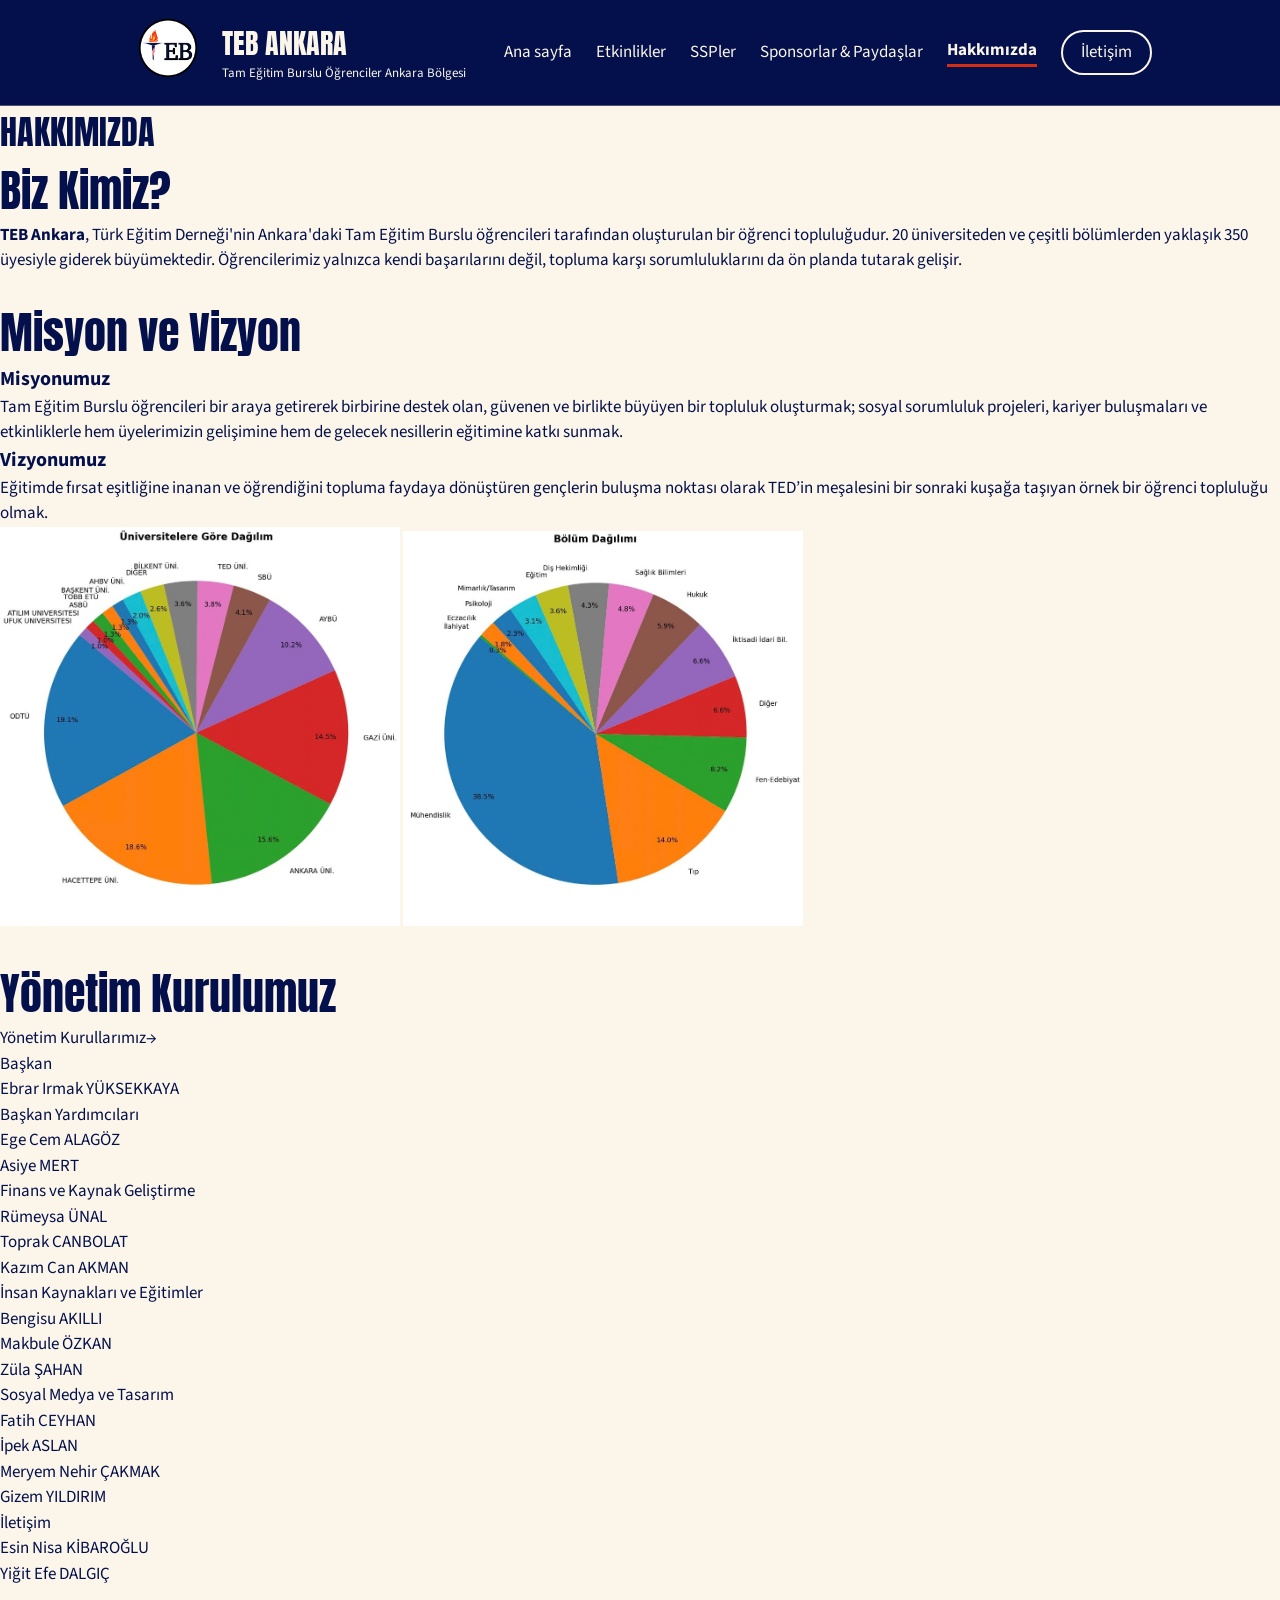
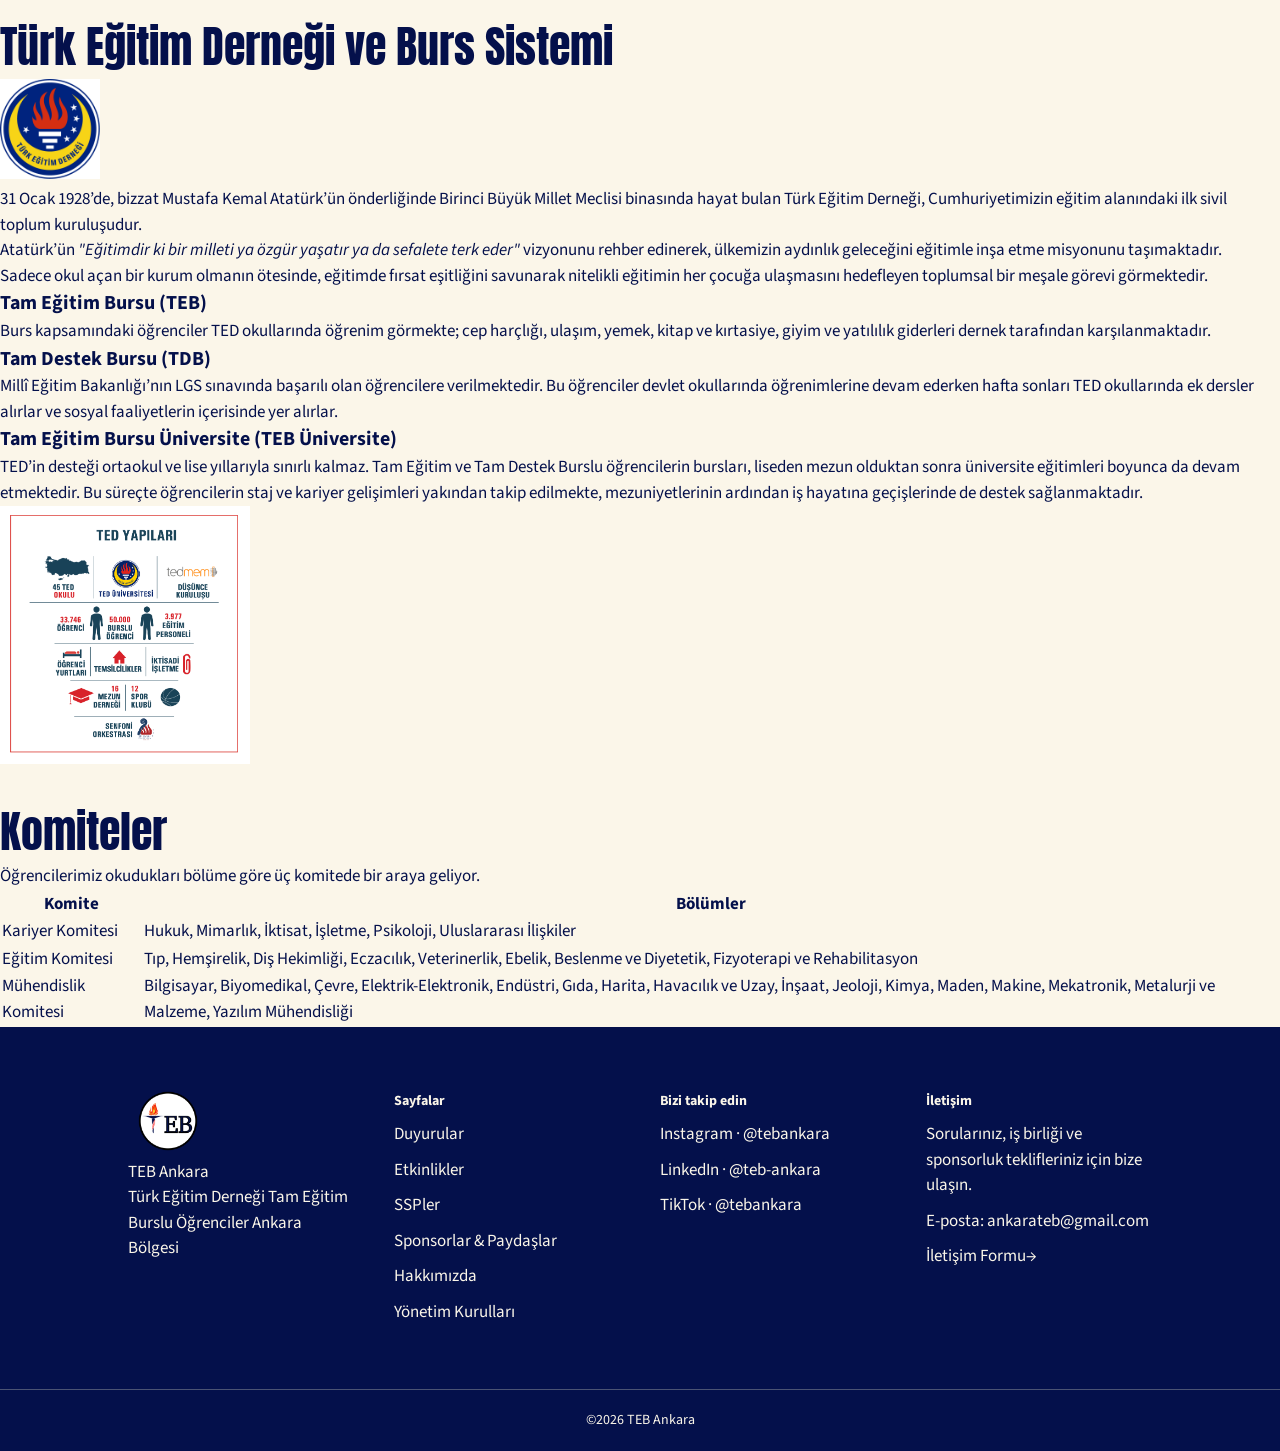
<file: hakkimizda.html>
<!DOCTYPE html>
<html lang="tr">

<head>
    <meta charset="UTF-8">
    <meta name="viewport" content="width=device-width, initial-scale=1.0">
    <title>TEB Ankara - Hakkımızda</title>
    <link href="https://fonts.googleapis.com/css2?family=Anton&family=Source+Sans+3:wght@400;600;700&display=swap" rel="stylesheet">
    <link rel="stylesheet" href="css/style.css">
</head>

<body>
    <header>
        <a href="index.html">
            <img src="img/logo_yuvarlak.png" alt="TEB Ankara logosu">
        </a>

        <div class="header-yazi">
            <p>TEB ANKARA</p>
            <p>Tam Eğitim Burslu Öğrenciler Ankara Bölgesi</p>
        </div>

        <nav>
            <a href="index.html">Ana sayfa</a>
            <a href="etkinlikler.html">Etkinlikler</a>
            <a href="sspler.html">SSPler</a>
            <a href="sponsorlar_paydaslar.html">Sponsorlar &amp; Paydaşlar</a>
            <a href="hakkimizda.html" aria-current="page">Hakkımızda</a>
            <a href="iletisim.html" class="menu-buton">İletişim</a>
        </nav>
    </header>

    

    <main>
        <h1>HAKKIMIZDA</h1>

        <section id="biz-kimiz">
            <h2>Biz Kimiz?</h2>
            <p> <strong>TEB Ankara</strong>, Türk Eğitim Derneği'nin Ankara'daki Tam Eğitim Burslu öğrencileri tarafından oluşturulan bir öğrenci topluluğudur. 20 üniversiteden ve çeşitli bölümlerden yaklaşık 350 üyesiyle giderek büyümektedir. Öğrencilerimiz yalnızca kendi başarılarını değil, topluma karşı sorumluluklarını da ön planda tutarak gelişir.</p>
        </section>

        <br>

        <section id="misyon-vizyon">
            <h2>Misyon ve Vizyon</h2>

            <article>
                <h3>Misyonumuz</h3>
                <p>Tam Eğitim Burslu öğrencileri bir araya getirerek birbirine destek olan, güvenen ve birlikte büyüyen bir topluluk oluşturmak; sosyal sorumluluk projeleri, kariyer buluşmaları ve etkinliklerle hem üyelerimizin gelişimine hem de gelecek nesillerin eğitimine katkı sunmak.</p>
            </article>

            <article>
                <h3>Vizyonumuz</h3>
                <p>Eğitimde fırsat eşitliğine inanan ve öğrendiğini topluma faydaya dönüştüren gençlerin buluşma noktası olarak TED’in meşalesini bir sonraki kuşağa taşıyan örnek bir öğrenci topluluğu olmak.</p>
            </article>
        </section>

        <section id="üni-bölüm">
            <img src="img/universite_dagilimi.jpg" alt="üniversite-dağılım-tablosu" width="400">
            <img src="img/bolum_dagilimi.jpg" alt="bölüm-dağılım-tablosu" width="400">
        </section>        

        <br>

        <section id="yonetim-kurulu">
            <h2>Yönetim Kurulumuz</h2>
            <a href=""></a>
            <a href="yonetim_kurullari.html"> Yönetim Kurullarımız→ </a>
            <dl>
                <dt>Başkan</dt>
                    <dd>Ebrar Irmak YÜKSEKKAYA</dd>

                <dt>Başkan Yardımcıları</dt>
                    <dd>Ege Cem ALAGÖZ</dd>
                    <dd>Asiye MERT</dd>

                <dt>Finans ve Kaynak Geliştirme</dt>
                    <dd>Rümeysa ÜNAL</dd>
                    <dd>Toprak CANBOLAT</dd>
                    <dd>Kazım Can AKMAN</dd>

                <dt>İnsan Kaynakları ve Eğitimler</dt>
                    <dd>Bengisu AKILLI</dd>
                    <dd>Makbule ÖZKAN</dd>
                    <dd>Züla ŞAHAN</dd>
                
                <dt>Sosyal Medya ve Tasarım</dt>
                    <dd>Fatih CEYHAN</dd>
                    <dd>İpek ASLAN</dd>
                    <dd>Meryem Nehir ÇAKMAK</dd>
                    <dd>Gizem YILDIRIM</dd>

                <dt>İletişim</dt>
                    <dd>Esin Nisa KİBAROĞLU</dd>
                    <dd>Yiğit Efe DALGIÇ</dd>
            </dl>
        </section>

        <br>

        <section id="ted">
            <h2>Türk Eğitim Derneği ve Burs Sistemi</h2>
            <a href="https://ted.org.tr/" target="_blank">
                <img src="img/ted_logo.png" alt="ted-logo" width="100">
            </a>

            <p>31 Ocak 1928’de, bizzat Mustafa Kemal Atatürk’ün önderliğinde Birinci Büyük Millet Meclisi binasında hayat bulan Türk Eğitim Derneği, Cumhuriyetimizin eğitim alanındaki ilk sivil toplum kuruluşudur.</p>

            <p>Atatürk’ün <i>"Eğitimdir ki bir milleti ya özgür yaşatır ya da sefalete terk eder" </i>vizyonunu rehber edinerek, ülkemizin aydınlık geleceğini eğitimle inşa etme misyonunu taşımaktadır.
            </p>

            <p>Sadece okul açan bir kurum olmanın ötesinde, eğitimde fırsat eşitliğini savunarak nitelikli eğitimin her çocuğa ulaşmasını hedefleyen toplumsal bir meşale görevi görmektedir.
            </p>

            <h3>Tam Eğitim Bursu (TEB)</h3>
            <p>Burs kapsamındaki öğrenciler TED okullarında öğrenim görmekte; cep harçlığı, ulaşım, yemek, kitap ve kırtasiye, giyim ve yatılılık giderleri dernek tarafından karşılanmaktadır.</p>

            <h3>Tam Destek Bursu (TDB)</h3>
            <p>Millî Eğitim Bakanlığı’nın LGS sınavında başarılı olan öğrencilere verilmektedir. Bu öğrenciler devlet okullarında öğrenimlerine devam ederken hafta sonları TED okullarında ek dersler alırlar ve sosyal faaliyetlerin içerisinde yer alırlar.</p>
            
            <h3>Tam Eğitim Bursu Üniversite (TEB Üniversite)</h3>
            <p>TED’in desteği ortaokul ve lise yıllarıyla sınırlı kalmaz. Tam Eğitim ve Tam Destek Burslu öğrencilerin bursları, liseden mezun olduktan sonra üniversite eğitimleri boyunca da devam etmektedir. Bu süreçte öğrencilerin staj ve kariyer gelişimleri yakından takip edilmekte, mezuniyetlerinin ardından iş hayatına geçişlerinde de destek sağlanmaktadır.</p>

            <img src="img/ted_yapıları.png" alt="ted-yapılanması" width="250">
        </section>

        <br>
        
        <section id="komiteler">
            <h2>Komiteler</h2>
            <p>Öğrencilerimiz okudukları bölüme göre üç komitede bir araya geliyor.</p>

            <table>
                <thead>
                    <tr>
                        <th>Komite</th>
                        <th>Bölümler</th>
                    </tr>
                </thead>
                
                <tbody>
                    <tr>
                        <td>Kariyer Komitesi</td>
                        <td>Hukuk, Mimarlık, İktisat, İşletme, Psikoloji, Uluslararası İlişkiler</td>
                    </tr>
                    <tr>
                        <td>Eğitim Komitesi</td>
                        <td>Tıp, Hemşirelik, Diş Hekimliği, Eczacılık, Veterinerlik, Ebelik, Beslenme ve Diyetetik, Fizyoterapi ve Rehabilitasyon</td>
                    </tr>
                    <tr>
                        <td>Mühendislik Komitesi</td>
                        <td>Bilgisayar, Biyomedikal, Çevre, Elektrik-Elektronik, Endüstri, Gıda, Harita, Havacılık ve Uzay, İnşaat, Jeoloji, Kimya, Maden, Makine, Mekatronik, Metalurji ve Malzeme, Yazılım Mühendisliği</td>
                    </tr>
                </tbody>
            </table>
        </section>               
    </main>

     <footer>
        <div class="footer-ust">
            <div class="footer-marka">
                <img src="img/logo_yuvarlak.png" alt="TEB Ankara logosu">
                <p>TEB Ankara</p>
                <p>Türk Eğitim Derneği Tam Eğitim Burslu Öğrenciler Ankara Bölgesi</p>
            </div>

            <nav>
                <h2>Sayfalar</h2>
                <a href="duyurular.html">Duyurular</a>
                <a href="etkinlikler.html">Etkinlikler</a>
                <a href="sspler.html">SSPler</a>
                <a href="sponsorlar_paydaslar.html">Sponsorlar &amp; Paydaşlar</a>
                <a href="hakkimizda.html">Hakkımızda</a>
                <a href="yonetim_kurullari.html">Yönetim Kurulları</a>
                
            </nav>

            <section id="sosyal-medya">
                <h2>Bizi takip edin</h2>
                <a href="https://www.instagram.com/tebankara/" target="_blank">Instagram · @tebankara</a>
                
                <a href="https://www.linkedin.com/company/teb-ankara" target="_blank">LinkedIn · @teb-ankara</a>
                
                <a href="https://www.tiktok.com/@tebankara" target="_blank">TikTok · @tebankara</a>
            </section>

            <section id="iletisim">
                <h2>İletişim</h2>
                <p>Sorularınız, iş birliği ve sponsorluk teklifleriniz için bize ulaşın.</p>
                <a href="mailto:ankarateb@gmail.com" target="_blank">E-posta: ankarateb@gmail.com</a>
                <a href="iletisim.html">İletişim Formu→</a>
            </section>
        </div>
        <p class="footer-alt">©2026 TEB Ankara </p>
    </footer>

</body>

</html>
</file>
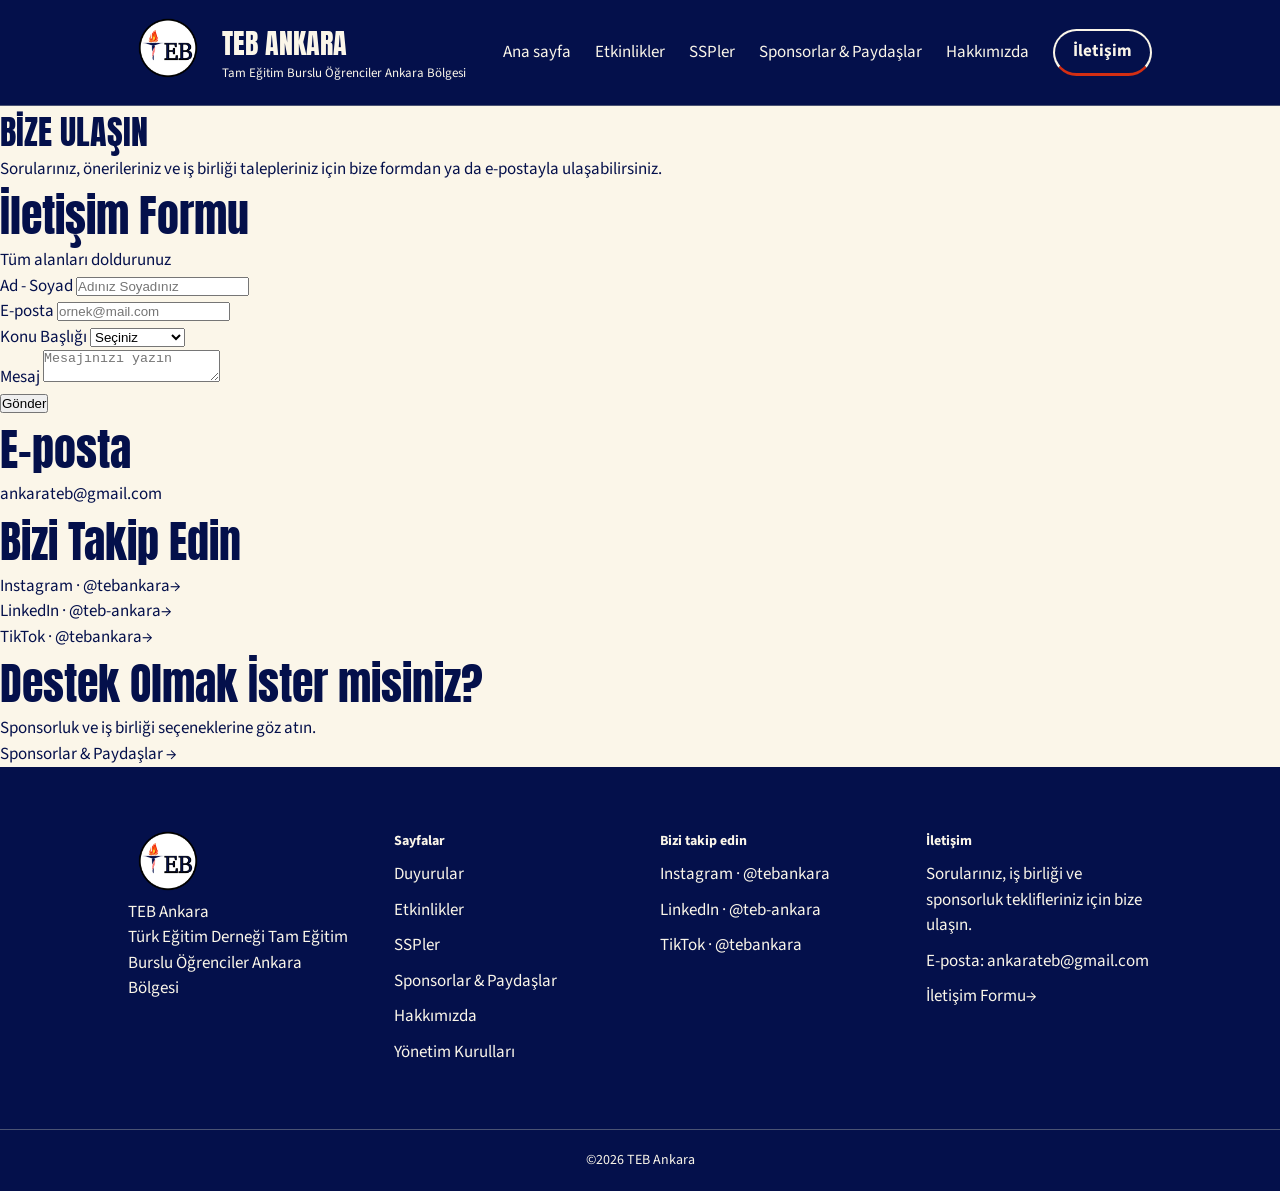
<file: iletisim.html>
<!DOCTYPE html>
<html lang="tr">

<head>
    <meta charset="UTF-8">
    <meta name="viewport" content="width=device-width, initial-scale=1.0">
    <title>TEB Ankara - İletişim</title>
    <link href="https://fonts.googleapis.com/css2?family=Anton&family=Source+Sans+3:wght@400;600;700&display=swap" rel="stylesheet">
    <link rel="stylesheet" href="css/style.css">
</head>

<body>
    <header>
        <a href="index.html">
            <img src="img/logo_yuvarlak.png" alt="TEB Ankara logosu">
        </a>

        <div class="header-yazi">
            <p>TEB ANKARA</p>
            <p>Tam Eğitim Burslu Öğrenciler Ankara Bölgesi</p>
        </div>

        <nav>
            <a href="index.html">Ana sayfa</a>
            <a href="etkinlikler.html">Etkinlikler</a>
            <a href="sspler.html">SSPler</a>
            <a href="sponsorlar_paydaslar.html">Sponsorlar &amp; Paydaşlar</a>
            <a href="hakkimizda.html">Hakkımızda</a>
            <a href="iletisim.html" class="menu-buton" aria-current="page">İletişim</a>
        </nav>
    </header>


    <main>
        <h1>BİZE ULAŞIN</h1>
        <p>Sorularınız, önerileriniz ve iş birliği talepleriniz için bize formdan ya da e-postayla ulaşabilirsiniz.</p>
        
        <div id="bize-ulasin">
            <section id="form">
                <h2>İletişim Formu</h2>
                <p>Tüm alanları doldurunuz</p>
                <form id="iletisim-formu">
                    <div>
                        <label for="name-surname">Ad - Soyad</label>
                        <input type="text" id="name-surname" name="name-surname" placeholder="Adınız Soyadınız" maxlength="60">
                    </div>
                    
                    <div>
                        <label for="e-posta">E-posta</label>
                        <input type="email" id="e-posta" name="e-posta" placeholder="ornek@mail.com" maxlength="100">
                    </div>
                    
                    <div>
                        <label for="mesaj-turu">Konu Başlığı</label>
                        <select name="mesaj-turu" id="mesaj-turu">
                            <option value="" disabled selected>Seçiniz</option>
                            <option value="soru">Soru</option>
                            <option value="oneri">Öneri</option>
                            <option value="memnuniyet">Memnuniyet</option>
                            <option value="sikayet">Şikayet</option>
                            <option value="is-birligi">İş Birliği</option>
                        </select>
                    </div>
                    
                    <div>
                        <label for="mesaj">Mesaj</label>
                        <textarea name="mesaj" id="mesaj" placeholder="Mesajınızı yazın" minlength="10" maxlength="1500"></textarea>
                    </div>

                    <div>
                        <button type="submit">Gönder</button>
                    </div>
                </form>
            </section>

            <aside>
                <section id="aside-eposta">
                    <h2>E-posta</h2>
                    <a href="mailto:ankarateb@gmail.com">ankarateb@gmail.com</a>
                </section>

                <section id="aside-sosyal">
                    <h2>Bizi Takip Edin</h2>
                    <a href="https://www.instagram.com/tebankara/" target="_blank">Instagram · @tebankara→</a>
                    <br>
                    <a href="https://www.linkedin.com/company/teb-ankara" target="_blank">LinkedIn · @teb-ankara→</a>
                    <br> 
                    <a href="https://www.tiktok.com/@tebankara" target="_blank">TikTok · @tebankara→</a>
                </section>

                <section id="aside-destek">
                    <h2>Destek Olmak İster misiniz?</h2>
                    <p>Sponsorluk ve iş birliği seçeneklerine göz atın.</p>
                    <a href="sponsorlar_paydaslar.html#destek-ol">Sponsorlar &amp; Paydaşlar →</a>
                </section>
            </aside>
        </div>
    </main>

     <footer>
        <div class="footer-ust">
            <div class="footer-marka">
                <img src="img/logo_yuvarlak.png" alt="TEB Ankara logosu">
                <p>TEB Ankara</p>
                <p>Türk Eğitim Derneği Tam Eğitim Burslu Öğrenciler Ankara Bölgesi</p>
            </div>

            <nav>
                <h2>Sayfalar</h2>
                <a href="duyurular.html">Duyurular</a>
                <a href="etkinlikler.html">Etkinlikler</a>
                <a href="sspler.html">SSPler</a>
                <a href="sponsorlar_paydaslar.html">Sponsorlar &amp; Paydaşlar</a>
                <a href="hakkimizda.html">Hakkımızda</a>
                <a href="yonetim_kurullari.html">Yönetim Kurulları</a>
                
            </nav>

            <section id="sosyal-medya">
                <h2>Bizi takip edin</h2>
                <a href="https://www.instagram.com/tebankara/" target="_blank">Instagram · @tebankara</a>
                
                <a href="https://www.linkedin.com/company/teb-ankara" target="_blank">LinkedIn · @teb-ankara</a>
                
                <a href="https://www.tiktok.com/@tebankara" target="_blank">TikTok · @tebankara</a>
            </section>

            <section id="iletisim">
                <h2>İletişim</h2>
                <p>Sorularınız, iş birliği ve sponsorluk teklifleriniz için bize ulaşın.</p>
                <a href="mailto:ankarateb@gmail.com" target="_blank">E-posta: ankarateb@gmail.com</a>
                <a href="iletisim.html">İletişim Formu→</a>
            </section>
        </div>
        <p class="footer-alt">©2026 TEB Ankara </p>
    </footer>

</body>

</html>
</file>
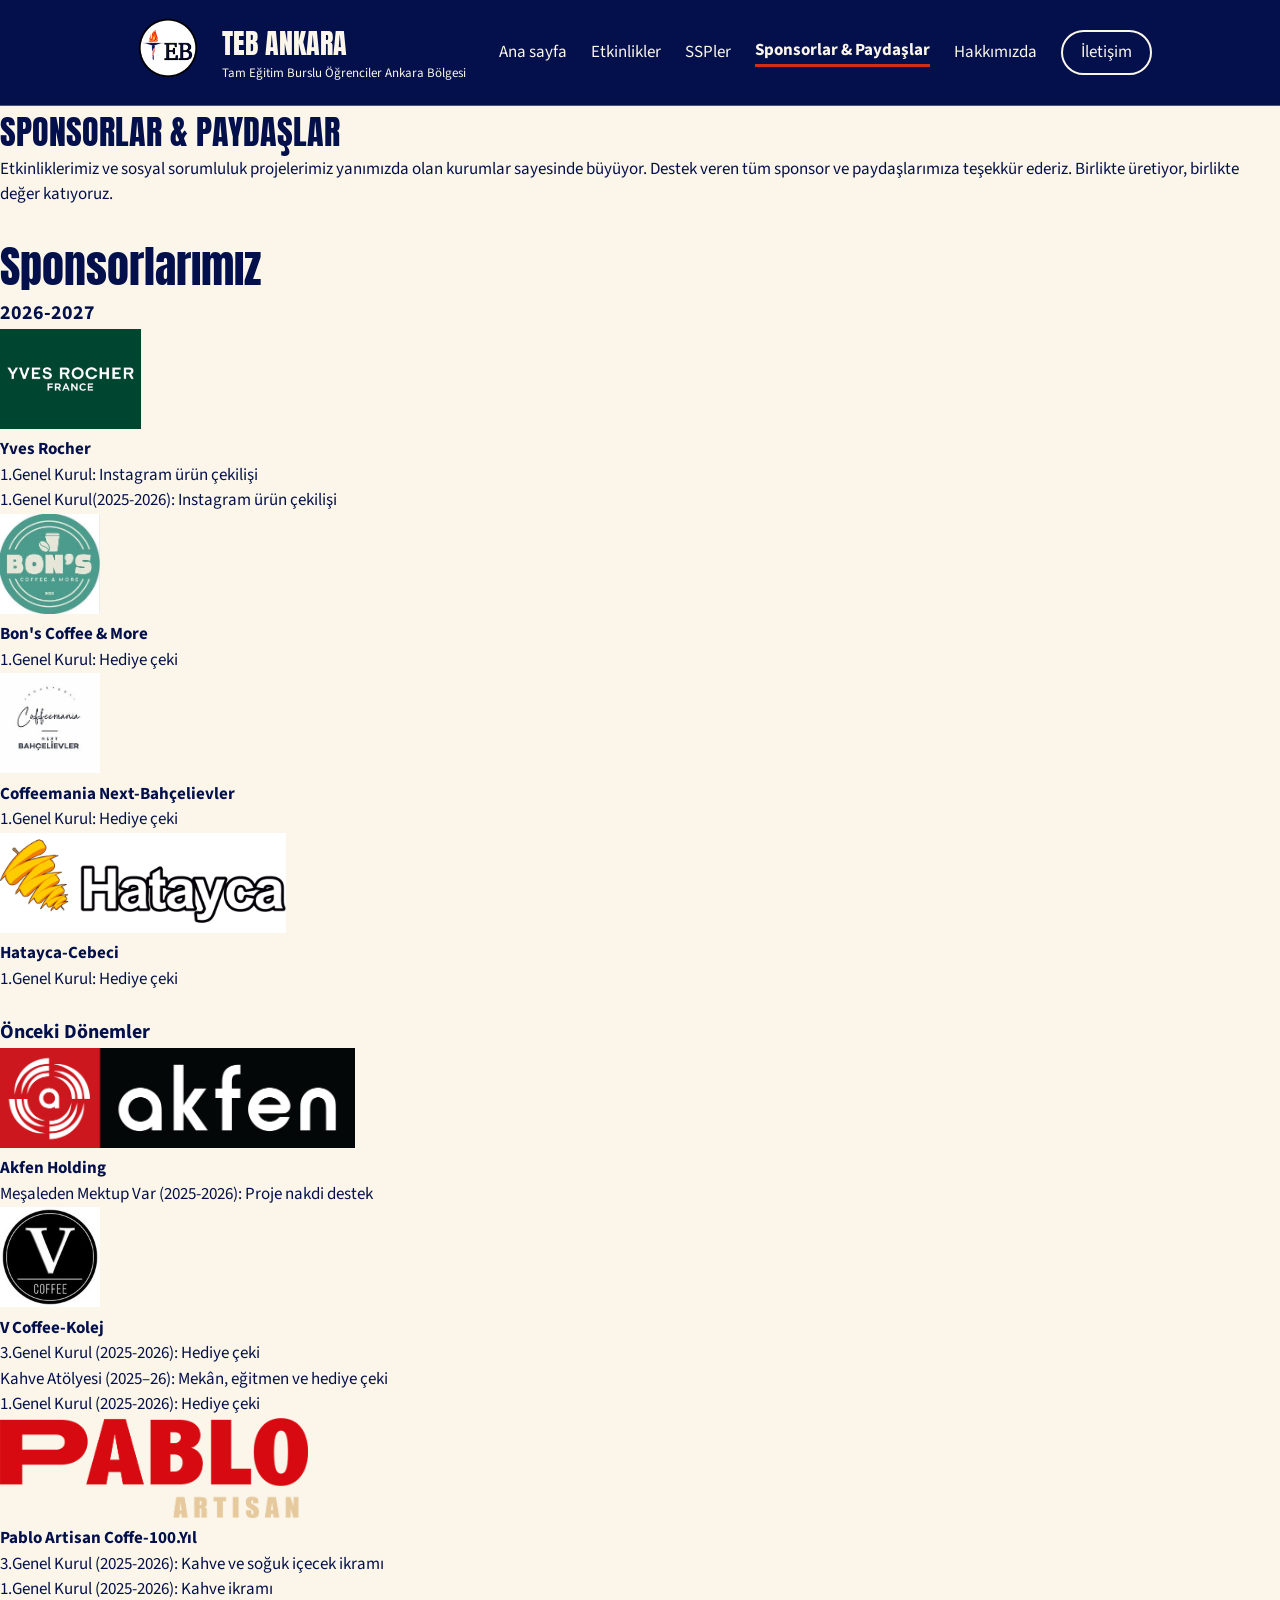
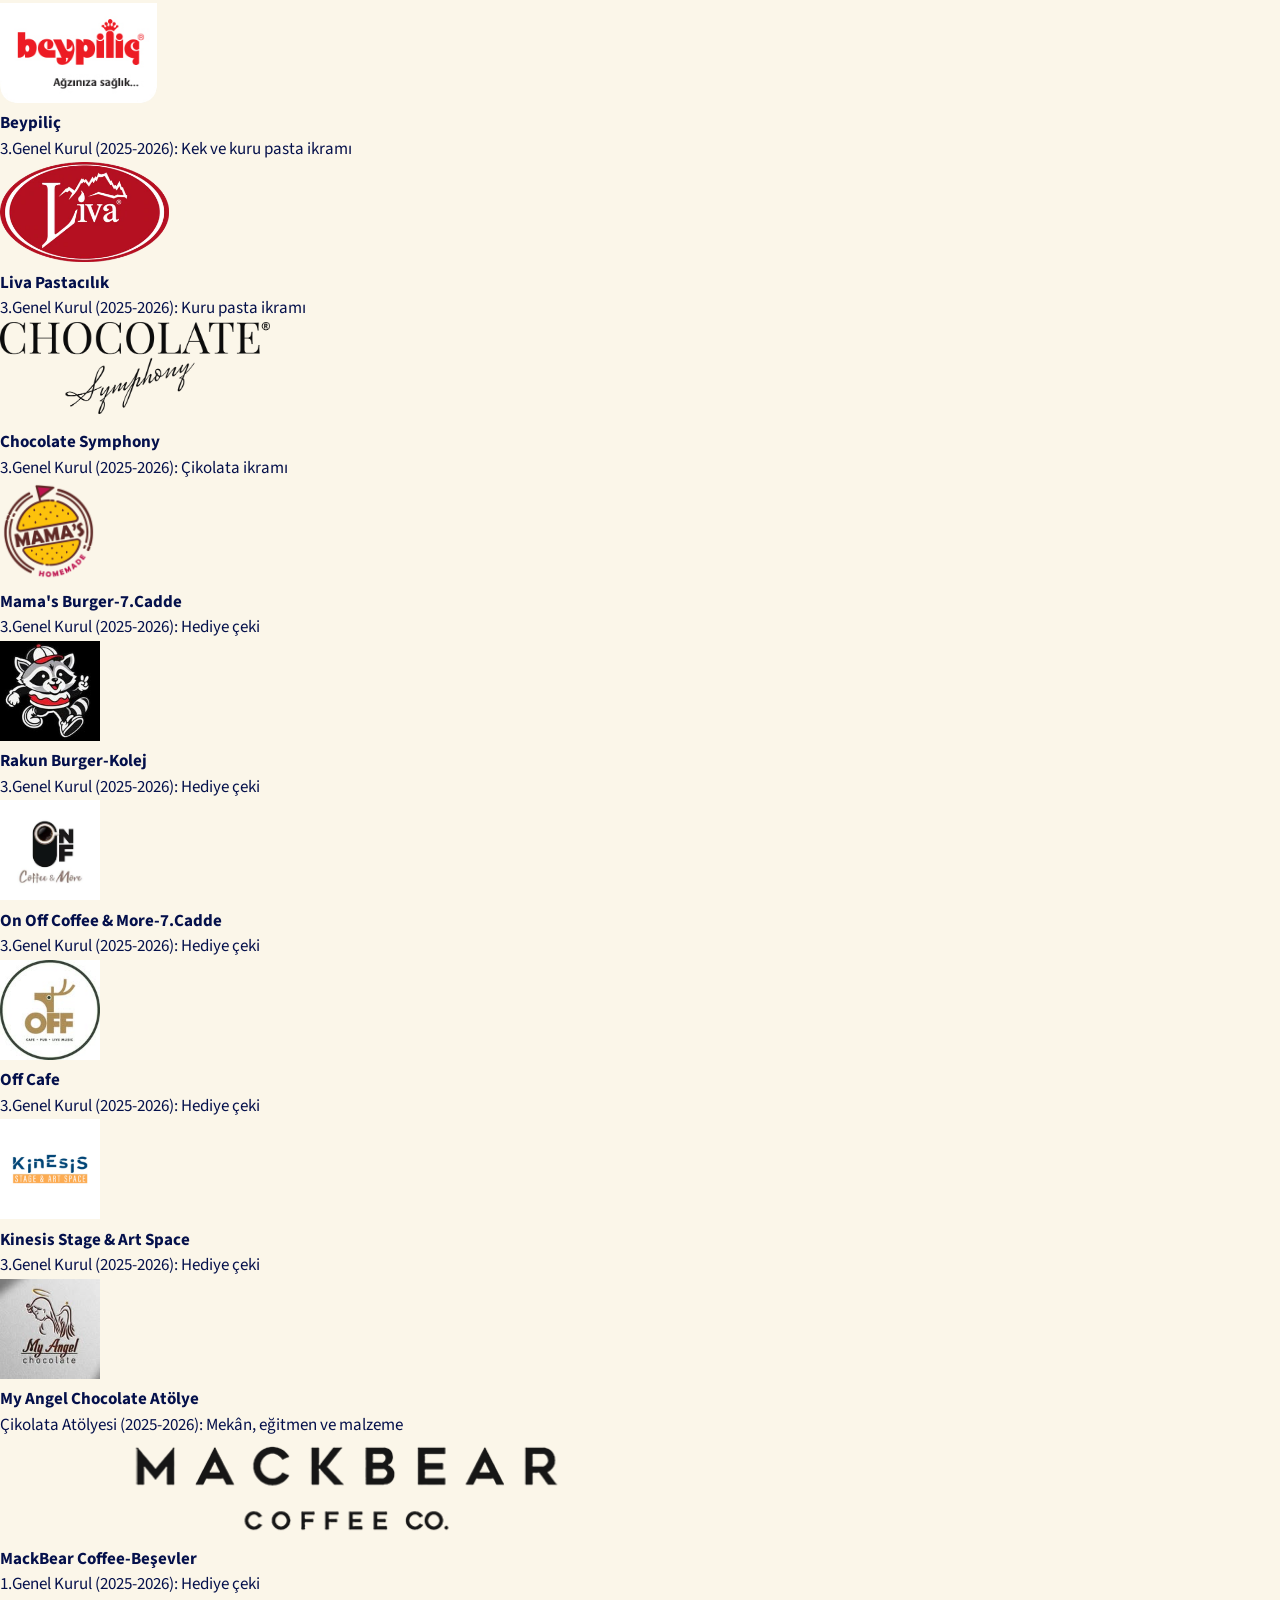
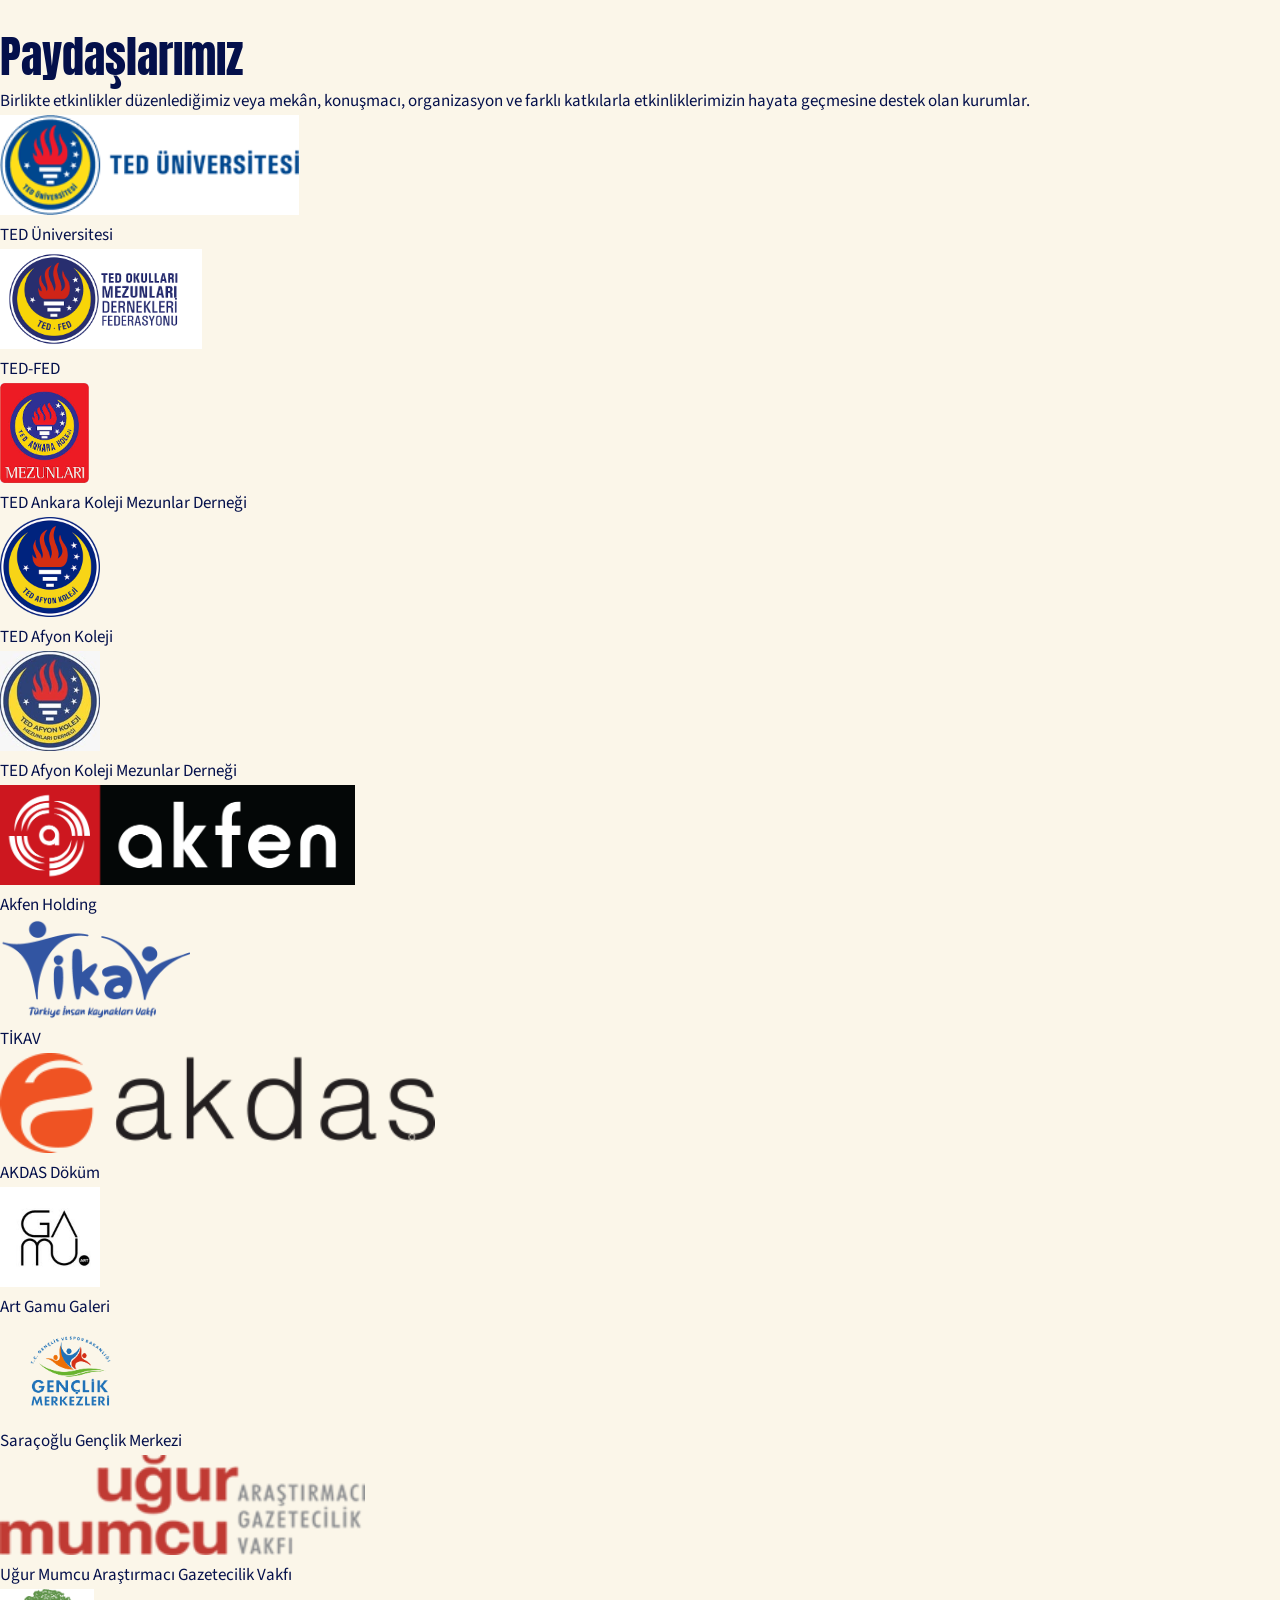
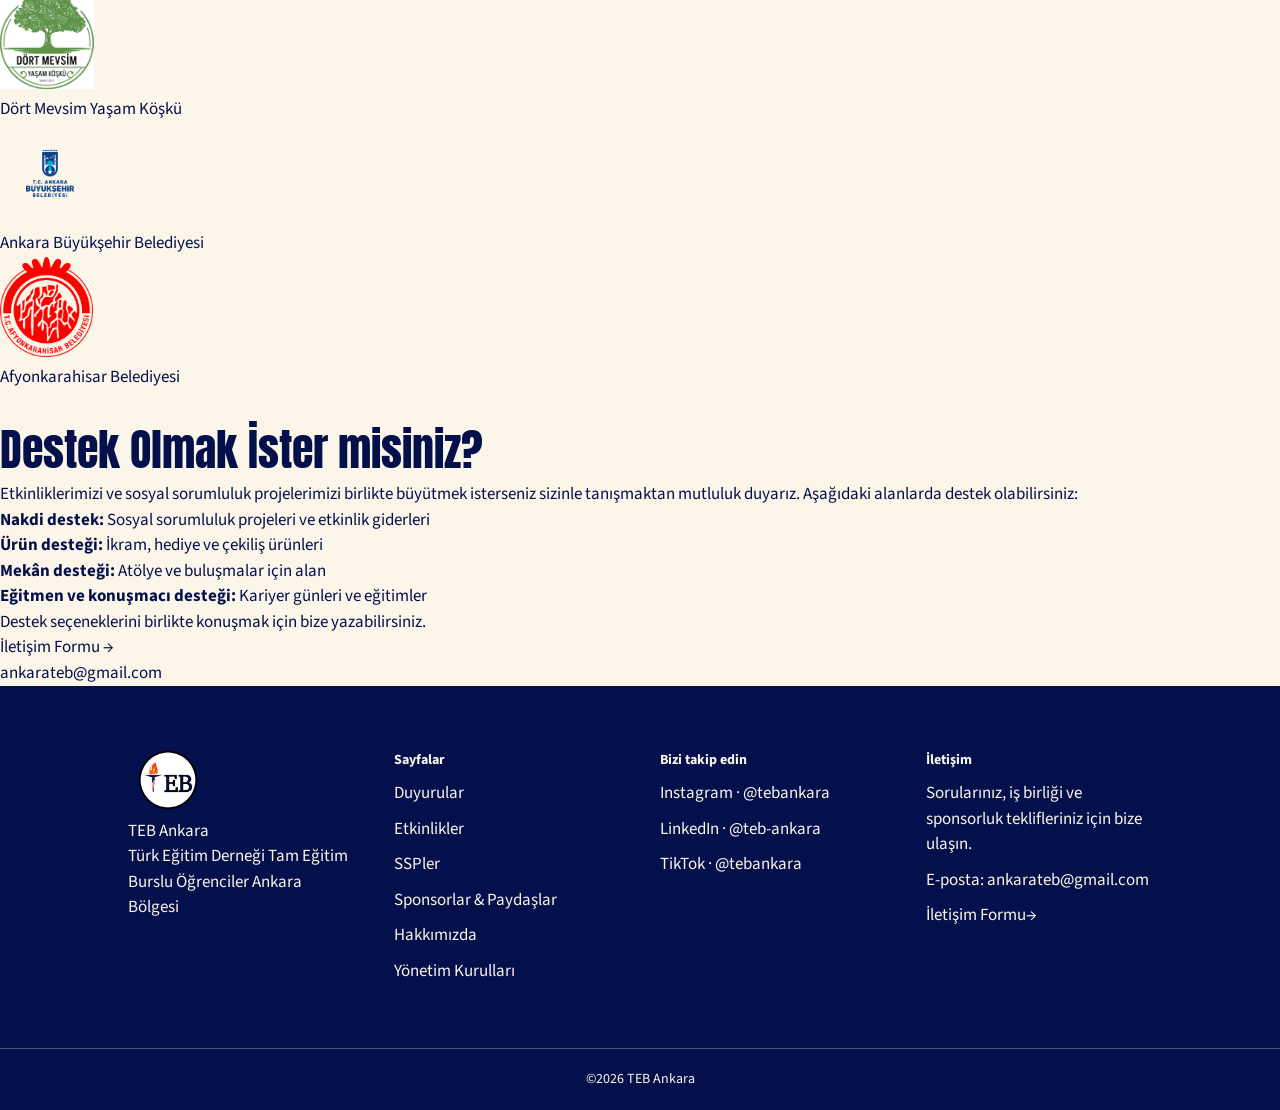
<file: sponsorlar_paydaslar.html>
<!DOCTYPE html>
<html lang="tr">

<head>
    <meta charset="UTF-8">
    <meta name="viewport" content="width=device-width, initial-scale=1.0">
    <title>TEB Ankara - Sponsorlar ve Paydaşlar</title>
    <link href="https://fonts.googleapis.com/css2?family=Anton&family=Source+Sans+3:wght@400;600;700&display=swap" rel="stylesheet">
    <link rel="stylesheet" href="css/style.css">
</head>

<body>
    <header>
        <a href="index.html">
            <img src="img/logo_yuvarlak.png" alt="TEB Ankara logosu">
        </a>

        <div class="header-yazi">
            <p>TEB ANKARA</p>
            <p>Tam Eğitim Burslu Öğrenciler Ankara Bölgesi</p>
        </div>

        <nav>
            <a href="index.html">Ana sayfa</a>
            <a href="etkinlikler.html">Etkinlikler</a>
            <a href="sspler.html">SSPler</a>
            <a href="sponsorlar_paydaslar.html" aria-current="page">Sponsorlar &amp; Paydaşlar</a>
            <a href="hakkimizda.html">Hakkımızda</a>
            <a href="iletisim.html" class="menu-buton">İletişim</a>
        </nav>
    </header>

    <main>
        <h1>SPONSORLAR &amp; PAYDAŞLAR</h1>
        <p>Etkinliklerimiz ve sosyal sorumluluk projelerimiz yanımızda olan kurumlar sayesinde büyüyor. Destek veren tüm sponsor ve paydaşlarımıza teşekkür ederiz. Birlikte üretiyor, birlikte değer katıyoruz.</p>

        <br>
        
        <section id="sponsor">
            <h2>Sponsorlarımız</h2>
        
            <h3>2026-2027</h3>
            <div>
                <article>
                    <img src="img/logolar/yves_logo.jpg" alt="Yves Rocher logo" height="100">
                    <h4>Yves Rocher</h4>
                    <ul>
                        <li>1.Genel Kurul: Instagram ürün çekilişi</li>
                        <li>1.Genel Kurul(2025-2026): Instagram ürün çekilişi</li>
                    </ul>
                </article>

                <article>
                    <img src="img/logolar/bons_logo.jfif" alt="Bon's Coffee &amp; More logo" height="100">
                    <h4>Bon's Coffee &amp; More</h4>
                    <ul>
                        <li>1.Genel Kurul: Hediye çeki</li>
                    </ul>
                </article>

                <article>
                    <img src="img/logolar/Coffeemania_logo.jfif" alt="Coffeemania Next-Bahçelievler logo" height="100">
                    <h4>Coffeemania Next-Bahçelievler</h4>
                    <ul>
                        <li>1.Genel Kurul: Hediye çeki</li>
                    </ul>
                </article>

                <article>
                    <img src="img/logolar/hatayca_logo.png" alt="Hatayca-Cebeci logo" height="100">
                    <h4>Hatayca-Cebeci</h4>
                    <ul>
                        <li>1.Genel Kurul: Hediye çeki</li>
                    </ul>
                </article>

            </div>

            <br>
            
            <h3>Önceki Dönemler</h3>
            <div>
                <article>
                    <img src="img/logolar/akfen_holding.png" alt="Akfen Holding logo" height="100">
                    <h4>Akfen Holding</h4>
                    <ul>
                        <li>Meşaleden Mektup Var (2025-2026): Proje nakdi destek</li>
                    </ul>
                </article>
                
                <article>
                    <img src="img/logolar/v_coffee.jpg" alt="V Coffee-Kolej logo" height="100">
                    <h4>V Coffee-Kolej</h4>
                    <ul>
                        <li>3.Genel Kurul (2025-2026): Hediye çeki</li>
                        <li>Kahve Atölyesi (2025–26): Mekân, eğitmen ve hediye çeki</li>
                        <li>1.Genel Kurul (2025-2026): Hediye çeki</li>
                    </ul>
                </article>
                
                <article>
                    <img src="img/logolar/pablo_artisan_coffee.png" alt="Pablo Artisan logo" height="100">
                    <h4>Pablo Artisan Coffe-100.Yıl</h4>
                    <ul>
                        <li>3.Genel Kurul (2025-2026): Kahve ve soğuk içecek ikramı</li>
                        <li>1.Genel Kurul (2025-2026): Kahve ikramı</li>
                    </ul>
                </article>

                <article>
                    <img src="img/logolar/beypilic.png" alt="Beypiliç logo" height="100">
                    <h4>Beypiliç</h4>
                    <ul>
                        <li>3.Genel Kurul (2025-2026): Kek ve kuru pasta ikramı</li>
                    </ul>
                </article>

                <article>
                    <img src="img/logolar/liva_pastacilik.png" alt="Liva Pastacılık logo" height="100">
                    <h4>Liva Pastacılık</h4>
                    <ul>
                        <li>3.Genel Kurul (2025-2026): Kuru pasta ikramı</li>
                    </ul>
                </article>

                <article>
                    <img src="img/logolar/chocolate_symphony.png" alt="Chocolate Symphony logo" height="100">
                    <h4>Chocolate Symphony</h4>
                    <ul>
                        <li>3.Genel Kurul (2025-2026): Çikolata ikramı</li>
                    </ul>
                </article>

                <article>
                    <img src="img/logolar/mamas_burger_alternatif.png" alt="Mama's Burger-7.Cadde logo" height="100">
                    <h4>Mama's Burger-7.Cadde</h4>
                    <ul>
                        <li>3.Genel Kurul (2025-2026): Hediye çeki</li>
                    </ul>
                </article>
                
                <article>
                    <img src="img/logolar/rakun_burger.jpg" alt="Rakun Burger-Kolej logo" height="100">
                    <h4>Rakun Burger-Kolej</h4>
                    <ul>
                        <li>3.Genel Kurul (2025-2026): Hediye çeki</li>
                    </ul>
                </article>
                
                <article>
                    <img src="img/logolar/on_off_coffe_logo.jpg" alt="On Off Coffee & More-7.Cadde logo" height="100">
                    <h4>On Off Coffee & More-7.Cadde</h4>
                    <ul>
                        <li>3.Genel Kurul (2025-2026): Hediye çeki</li>
                    </ul>
                </article>

                <article>
                    <img src="img/logolar/off_cafe.jpg" alt="Off Cafe logo" height="100">
                    <h4>Off Cafe</h4>
                    <ul>
                        <li>3.Genel Kurul (2025-2026): Hediye çeki</li>
                    </ul>
                </article>

                <article>
                    <img src="img/logolar/kinesis_logo.jpg" alt="Kinesis Stage &amp; Art Space logo" height="100">
                    <h4>Kinesis Stage &amp; Art Space</h4>
                    <ul>
                        <li>3.Genel Kurul (2025-2026): Hediye çeki</li>
                    </ul>
                </article>

                <article>
                    <img src="img/logolar/my_angel_chocolate.jpg" alt="My Angel Chocolate Atölye logo" height="100">
                    <h4>My Angel Chocolate Atölye</h4>
                    <ul>
                        <li>Çikolata Atölyesi (2025-2026): Mekân, eğitmen ve malzeme</li>
                    </ul>
                </article>
                
                 <article>
                    <img src="img/logolar/mackbear_coffee.png" alt="MackBear Coffee-Beşevler logo" height="100">
                    <h4>MackBear Coffee-Beşevler</h4>
                    <ul>
                        <li>1.Genel Kurul (2025-2026): Hediye çeki</li>
                    </ul>
                </article>
            </div>
        </section>

        <br>

        <section id="paydaslar">
            <h2>Paydaşlarımız</h2>
            <p>Birlikte etkinlikler düzenlediğimiz veya mekân, konuşmacı, organizasyon ve farklı katkılarla etkinliklerimizin hayata geçmesine destek olan kurumlar.</p>
            
            <div>
                <figure>
                    <img src="img/logolar/tedu_logo.png" alt="Ted Üniversitesi logo" height="100">
                    <figcaption>TED Üniversitesi</figcaption>
                </figure>

                <figure>
                    <img src="img/logolar/ted_fed_logo.png" alt="TED-FED logo" height="100">
                    <figcaption>TED-FED</figcaption>
                </figure>
                
                <figure>
                    <img src="img/logolar/ted_ank_kolej_md.jfif" alt="TED Ankara Koleji Mezunlar Derneği logo" height="100">
                    <figcaption>TED Ankara Koleji Mezunlar Derneği</figcaption>
                </figure>
                
                <figure>
                    <img src="img/logolar/ted_afyon_koleji.png" alt="TED Afyon Koleji logo" height="100">
                    <figcaption>TED Afyon Koleji</figcaption>
                </figure>
                
                <figure>
                    <img src="img/logolar/ted_afyon_koleji_mezunlar_dernegi.jpg" alt="TED Afyon Koleji MD logo" height="100">
                    <figcaption>TED Afyon Koleji Mezunlar Derneği</figcaption>
                </figure>
                
                <figure>
                    <img src="img/logolar/akfen_holding.png" alt="Akfen Holding logo" height="100">
                    <figcaption>Akfen Holding</figcaption>
                </figure>
                
                <figure>
                    <img src="img/logolar/tikav.png" alt="TİKAV logo" height="100">
                    <figcaption>TİKAV</figcaption>
                </figure>

                <figure>
                    <img src="img/logolar/akdas_dokum.png" alt="AKDAS Döküm logo" height="100">
                    <figcaption>AKDAS Döküm</figcaption>
                </figure>

                <figure>
                    <img src="img/logolar/art_gamu_galeri.jpg" alt="Art Gamu Galeri logo" height="100">
                    <figcaption>Art Gamu Galeri</figcaption>
                </figure>

                <figure>
                    <img src="img/logolar/saracoglu_genclik_merkezi_gsb.png" alt="Saraçoğlu Gençlik Merkezi logo" height="100">
                    <figcaption>Saraçoğlu Gençlik Merkezi</figcaption>
                </figure>

                <figure>
                    <img src="img/logolar/ugur_mumcu_vakfi_umag.png" alt="Uğur Mumcu Araştırmacı Gazetecilik Vakfı logo" height="100">
                    <figcaption>Uğur Mumcu Araştırmacı Gazetecilik Vakfı</figcaption>
                </figure>
            
                <figure>
                    <img src="img/logolar/dort_mevsim_logo.png" alt="Dört Mevsim Yaşam Köşkü logo" height="100">
                    <figcaption>Dört Mevsim Yaşam Köşkü</figcaption>
                </figure>

                <figure>
                    <img src="img/logolar/ankara_buyuksehir_belediyesi.png" alt="Ankara Büyükşehir Belediyesi logo" height="100">
                    <figcaption>Ankara Büyükşehir Belediyesi</figcaption>
                </figure>

                <figure>
                    <img src="img/logolar/afyonkarahisar_belediyesi.png" alt="Afyonkarahisar belediyesi logo" height="100">
                    <figcaption>Afyonkarahisar Belediyesi</figcaption>
                </figure>
            </div>
        </section>

        <br>
    
        <section id="destek-ol">
            <h2>Destek Olmak İster misiniz?</h2>

            <p>Etkinliklerimizi ve sosyal sorumluluk projelerimizi birlikte büyütmek isterseniz sizinle tanışmaktan mutluluk duyarız. Aşağıdaki alanlarda destek olabilirsiniz:</p>

            <ul>
                <li><strong>Nakdi destek:</strong> Sosyal sorumluluk projeleri ve etkinlik giderleri</li>
                <li><strong>Ürün desteği:</strong> İkram, hediye ve çekiliş ürünleri</li>
                <li><strong>Mekân desteği:</strong> Atölye ve buluşmalar için alan</li>
                <li><strong>Eğitmen ve konuşmacı desteği:</strong> Kariyer günleri ve eğitimler</li>
            </ul>

            <p>Destek seçeneklerini birlikte konuşmak için bize yazabilirsiniz.</p>

            <a href="iletisim.html">İletişim Formu →</a>
            <br>
            <a href="mailto:ankarateb@gmail.com">ankarateb@gmail.com</a>
        </section>
    </main>


     <footer>
        <div class="footer-ust">
            <div class="footer-marka">
                <img src="img/logo_yuvarlak.png" alt="TEB Ankara logosu">
                <p>TEB Ankara</p>
                <p>Türk Eğitim Derneği Tam Eğitim Burslu Öğrenciler Ankara Bölgesi</p>
            </div>

            <nav>
                <h2>Sayfalar</h2>
                <a href="duyurular.html">Duyurular</a>
                <a href="etkinlikler.html">Etkinlikler</a>
                <a href="sspler.html">SSPler</a>
                <a href="sponsorlar_paydaslar.html">Sponsorlar &amp; Paydaşlar</a>
                <a href="hakkimizda.html">Hakkımızda</a>
                <a href="yonetim_kurullari.html">Yönetim Kurulları</a>
                
            </nav>

            <section id="sosyal-medya">
                <h2>Bizi takip edin</h2>
                <a href="https://www.instagram.com/tebankara/" target="_blank">Instagram · @tebankara</a>
                
                <a href="https://www.linkedin.com/company/teb-ankara" target="_blank">LinkedIn · @teb-ankara</a>
                
                <a href="https://www.tiktok.com/@tebankara" target="_blank">TikTok · @tebankara</a>
            </section>

            <section id="iletisim">
                <h2>İletişim</h2>
                <p>Sorularınız, iş birliği ve sponsorluk teklifleriniz için bize ulaşın.</p>
                <a href="mailto:ankarateb@gmail.com" target="_blank">E-posta: ankarateb@gmail.com</a>
                <a href="iletisim.html">İletişim Formu→</a>
            </section>
        </div>
        <p class="footer-alt">©2026 TEB Ankara </p>
    </footer>
</body>

</html>
</file>
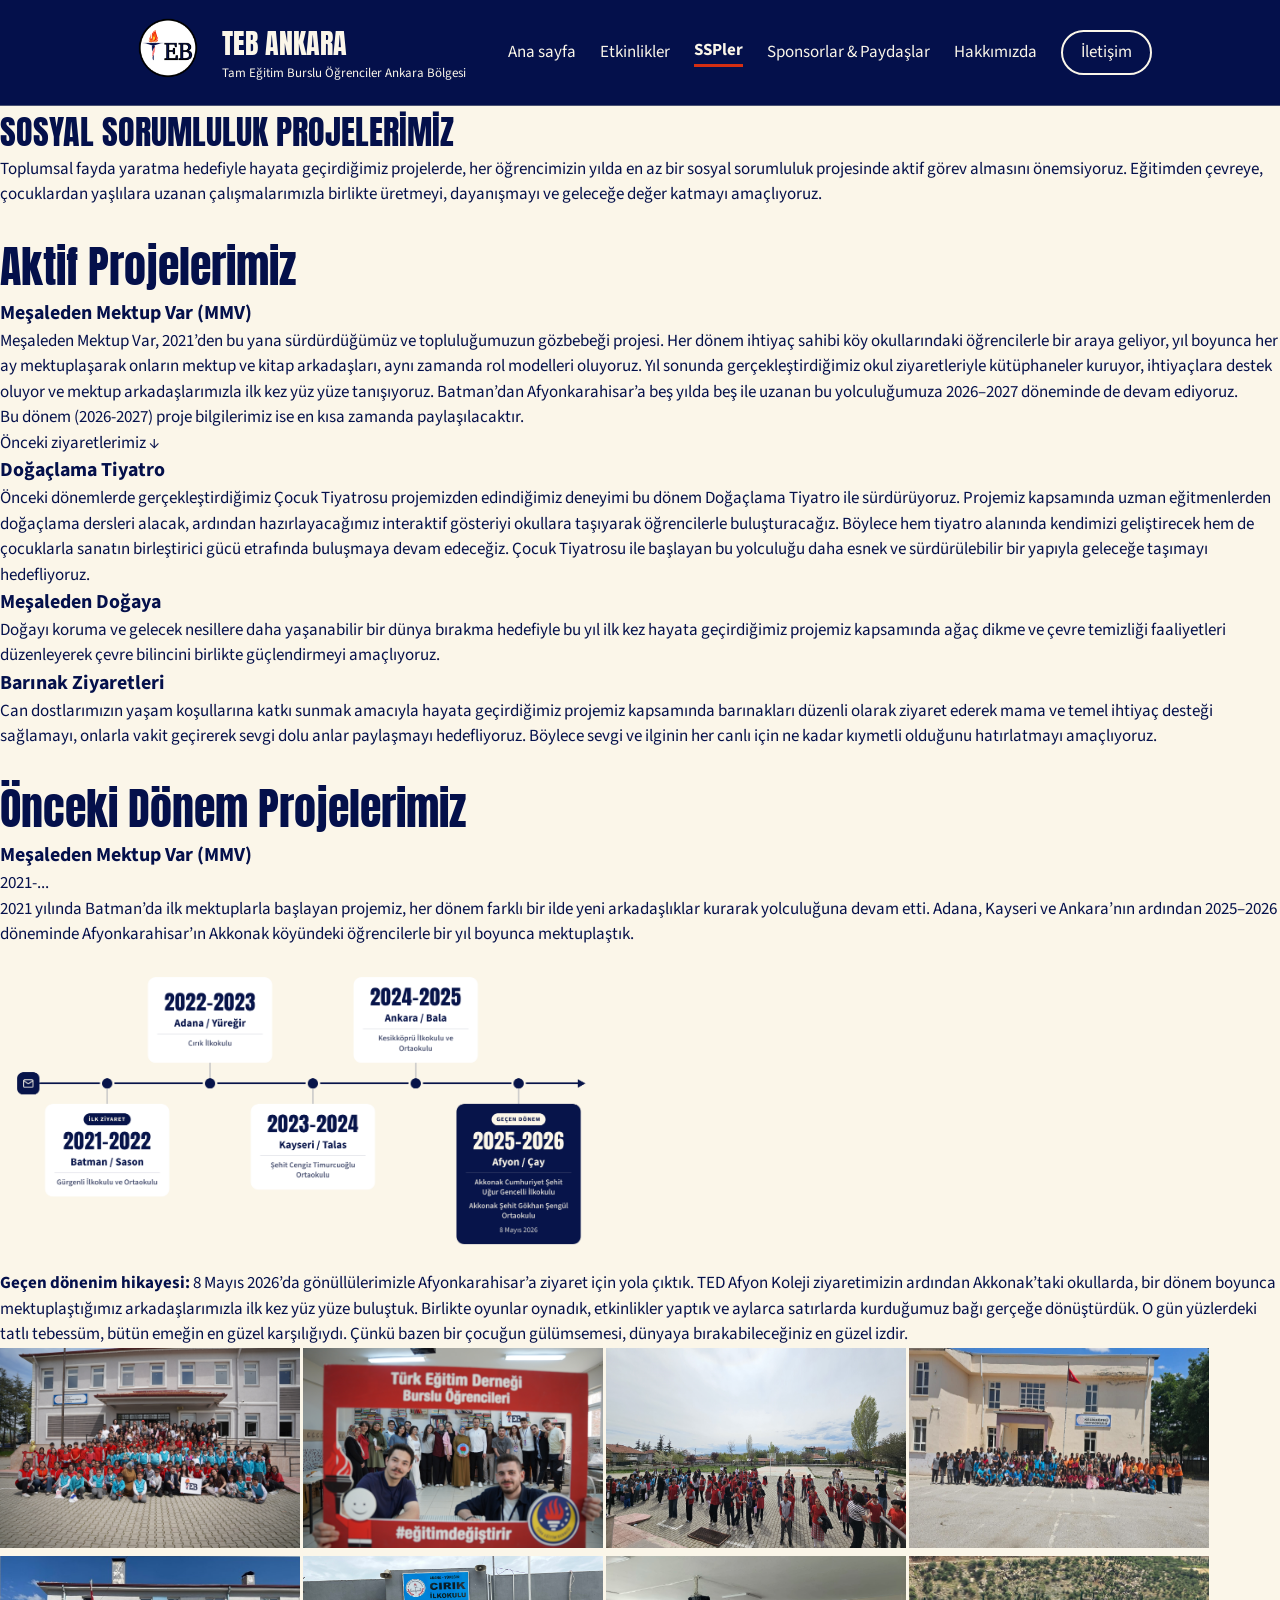
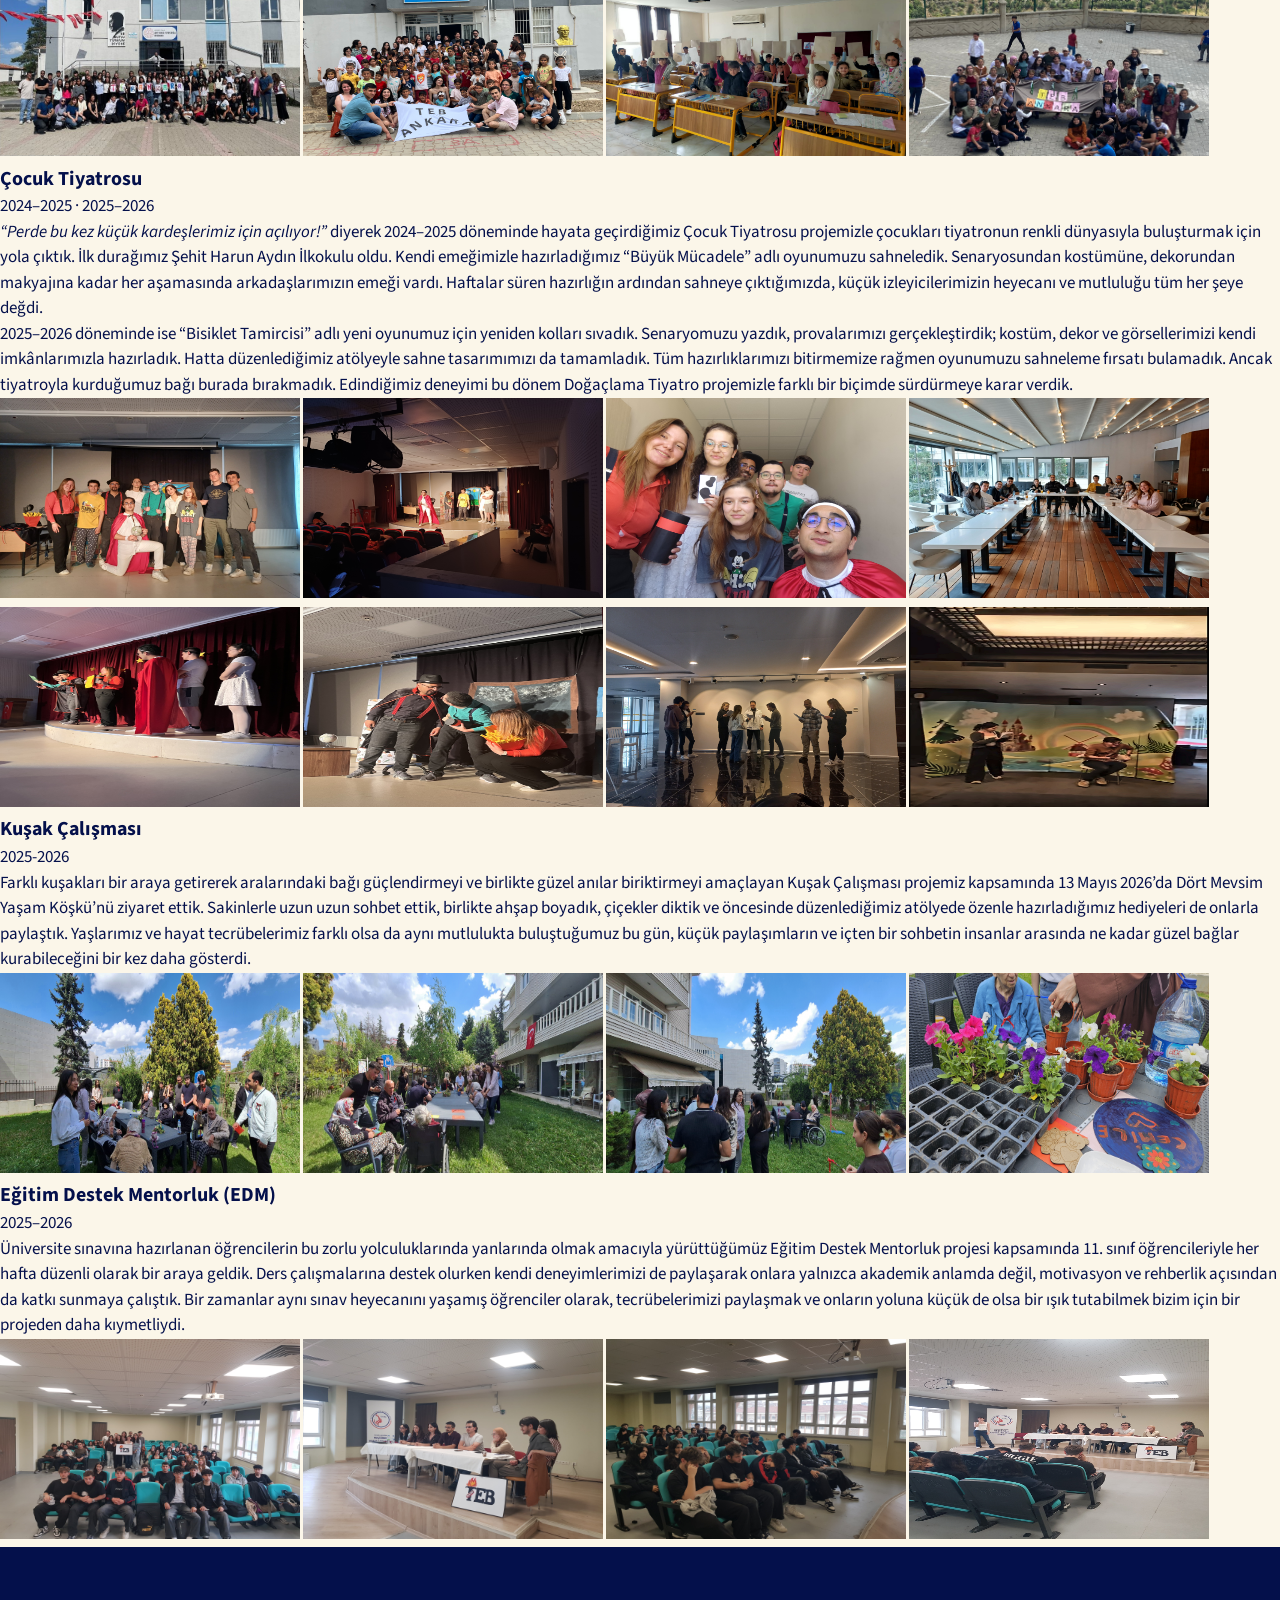
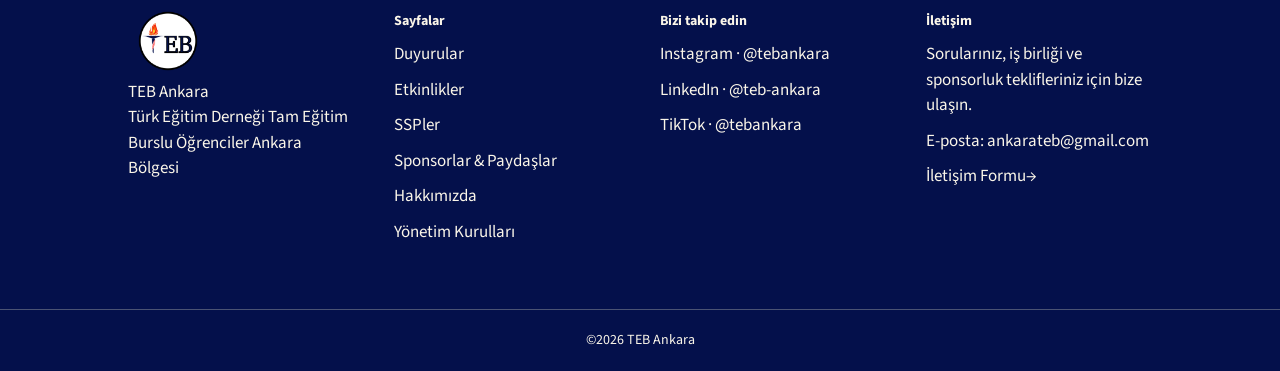
<file: sspler.html>
<!DOCTYPE html>
<html lang="tr">

<head>
    <meta charset="UTF-8">
    <meta name="viewport" content="width=device-width, initial-scale=1.0">
    <title>TEB Ankara - Sosyal Sorumluluk Projeleri</title>
    <link href="https://fonts.googleapis.com/css2?family=Anton&family=Source+Sans+3:wght@400;600;700&display=swap" rel="stylesheet">
    <link rel="stylesheet" href="css/style.css">
</head>

<body>
    <header>
        <a href="index.html">
            <img src="img/logo_yuvarlak.png" alt="TEB Ankara logosu">
        </a>

        <div class="header-yazi">
            <p>TEB ANKARA</p>
            <p>Tam Eğitim Burslu Öğrenciler Ankara Bölgesi</p>
        </div>

        <nav>
            <a href="index.html">Ana sayfa</a>
            <a href="etkinlikler.html">Etkinlikler</a>
            <a href="sspler.html" aria-current="page">SSPler</a>
            <a href="sponsorlar_paydaslar.html">Sponsorlar &amp; Paydaşlar</a>
            <a href="hakkimizda.html">Hakkımızda</a>
            <a href="iletisim.html" class="menu-buton">İletişim</a>
        </nav>
    </header>

    <main>
        <h1>SOSYAL SORUMLULUK PROJELERİMİZ</h1>
        <p>Toplumsal fayda yaratma hedefiyle hayata geçirdiğimiz projelerde, her öğrencimizin yılda en az bir sosyal sorumluluk projesinde aktif görev almasını önemsiyoruz. Eğitimden çevreye, çocuklardan yaşlılara uzanan çalışmalarımızla birlikte üretmeyi, dayanışmayı ve geleceğe değer katmayı amaçlıyoruz.</p>
        
        <br>
        
        <section id="aktif-projeler">
            <h2>Aktif Projelerimiz</h2>
            
            <article id="MMV">
                <h3>Meşaleden Mektup Var (MMV)</h3>
                <p>Meşaleden Mektup Var, 2021’den bu yana sürdürdüğümüz ve topluluğumuzun gözbebeği projesi. Her dönem ihtiyaç sahibi köy okullarındaki öğrencilerle bir araya geliyor, yıl boyunca her ay mektuplaşarak onların mektup ve kitap arkadaşları, aynı zamanda rol modelleri oluyoruz. Yıl sonunda gerçekleştirdiğimiz okul ziyaretleriyle kütüphaneler kuruyor, ihtiyaçlara destek oluyor ve mektup arkadaşlarımızla ilk kez yüz yüze tanışıyoruz. Batman’dan Afyonkarahisar’a beş yılda beş ile uzanan bu yolculuğumuza 2026–2027 döneminde de devam ediyoruz.</p>
                
                <p>Bu dönem (2026-2027) proje bilgilerimiz ise en kısa zamanda paylaşılacaktır.</p>
            

                <a href="#MMV-gecmis">Önceki ziyaretlerimiz ↓</a>
            </article>
            
            <article id="dogaclama-tiyatro">
                <h3>Doğaçlama Tiyatro</h3>
                <p>Önceki dönemlerde gerçekleştirdiğimiz Çocuk Tiyatrosu projemizden edindiğimiz deneyimi bu dönem Doğaçlama Tiyatro ile sürdürüyoruz. Projemiz kapsamında uzman eğitmenlerden doğaçlama dersleri alacak, ardından hazırlayacağımız interaktif gösteriyi okullara taşıyarak öğrencilerle buluşturacağız. Böylece hem tiyatro alanında kendimizi geliştirecek hem de çocuklarla sanatın birleştirici gücü etrafında buluşmaya devam edeceğiz. Çocuk Tiyatrosu ile başlayan bu yolculuğu daha esnek ve sürdürülebilir bir yapıyla geleceğe taşımayı hedefliyoruz.</p>

            </article>

            <article id="mesaleden-dogaya">
                <h3>Meşaleden Doğaya</h3>
                <p>Doğayı koruma ve gelecek nesillere daha yaşanabilir bir dünya bırakma hedefiyle bu yıl ilk kez hayata geçirdiğimiz projemiz kapsamında ağaç dikme ve çevre temizliği faaliyetleri düzenleyerek çevre bilincini birlikte güçlendirmeyi amaçlıyoruz.</p>

            </article>

            <article id="barınak-ziyaretleri">
                <h3>Barınak Ziyaretleri</h3>
                <p>Can dostlarımızın yaşam koşullarına katkı sunmak amacıyla hayata geçirdiğimiz projemiz kapsamında barınakları düzenli olarak ziyaret ederek mama ve temel ihtiyaç desteği sağlamayı, onlarla vakit geçirerek sevgi dolu anlar paylaşmayı hedefliyoruz. Böylece sevgi ve ilginin her canlı için ne kadar kıymetli olduğunu hatırlatmayı amaçlıyoruz.</p>

            </article>


        </section>

        <br>
        
        <section id="onceki-donem-ssp">
            <h2>Önceki Dönem Projelerimiz</h2>
            <article id="MMV-gecmis">
                <h3>Meşaleden Mektup Var (MMV)</h3>
                <p>2021-...</p>

                <p>2021 yılında Batman’da ilk mektuplarla başlayan projemiz, her dönem farklı bir ilde yeni arkadaşlıklar kurarak yolculuğuna devam etti. Adana, Kayseri ve Ankara’nın ardından 2025–2026 döneminde Afyonkarahisar’ın Akkonak köyündeki öğrencilerle bir yıl boyunca mektuplaştık.</p>

                <img src="img/mmv_zaman_cizgisi.png" alt="mmv_zaman_cizgisi" width="600">
                
                <p><strong>Geçen dönenim hikayesi:</strong> 8 Mayıs 2026’da gönüllülerimizle Afyonkarahisar’a ziyaret için yola çıktık. TED Afyon Koleji ziyaretimizin ardından Akkonak’taki okullarda, bir dönem boyunca mektuplaştığımız arkadaşlarımızla ilk kez yüz yüze buluştuk. Birlikte oyunlar oynadık, etkinlikler yaptık ve aylarca satırlarda kurduğumuz bağı gerçeğe dönüştürdük. O gün yüzlerdeki tatlı tebessüm, bütün emeğin en güzel karşılığıydı. Çünkü bazen bir çocuğun gülümsemesi, dünyaya bırakabileceğiniz en güzel izdir.
                </p>

                <img src="img/sspler/mmv_25_26.JPG" alt="mmv_25_26" height="200">
                <img src="img/sspler/mmv_25_26_2.JPG" alt="mmv_25_26_2" height="200">
                <img src="img/sspler/mmv_25_26_3.jpg" alt="mmv_25_26_3" height="200" width="300">
                <img src="img/sspler/mmv_24_25.jpg" alt="mmv_24_25" height="200" width="300">
                <img src="img/sspler/mmv_23_24.png" alt="mmv_23_24" height="200" width="300">
                <img src="img/sspler/mmv_22_23.jpeg" alt="mmv_22_23" height="200" width="300">
                <img src="img/sspler/mmv_22_23_2.jpg" alt="mmv_22_23_2" height="200" width="300">
                <img src="img/sspler/mmv_21_22.jpg" alt="mmv_21_22" height="200" width="300">
            </article>

            <article id="cocuk-tiyatrosu">
                <h3>Çocuk Tiyatrosu</h3>
                <p>2024–2025 · 2025–2026</p>

                <p><i>“Perde bu kez küçük kardeşlerimiz için açılıyor!”</i> diyerek 2024–2025 döneminde hayata geçirdiğimiz Çocuk Tiyatrosu projemizle çocukları tiyatronun renkli dünyasıyla buluşturmak için yola çıktık. İlk durağımız Şehit Harun Aydın İlkokulu oldu. Kendi emeğimizle hazırladığımız “Büyük Mücadele” adlı oyunumuzu sahneledik. Senaryosundan kostümüne, dekorundan makyajına kadar her aşamasında arkadaşlarımızın emeği vardı. Haftalar süren hazırlığın ardından sahneye çıktığımızda, küçük izleyicilerimizin heyecanı ve mutluluğu tüm her şeye değdi.</p>

                <p>2025–2026 döneminde ise “Bisiklet Tamircisi” adlı yeni oyunumuz için yeniden kolları sıvadık. Senaryomuzu yazdık, provalarımızı gerçekleştirdik; kostüm, dekor ve görsellerimizi kendi imkânlarımızla hazırladık. Hatta düzenlediğimiz atölyeyle sahne tasarımımızı da tamamladık. Tüm hazırlıklarımızı bitirmemize rağmen oyunumuzu sahneleme fırsatı bulamadık. Ancak tiyatroyla kurduğumuz bağı burada bırakmadık. Edindiğimiz deneyimi bu dönem Doğaçlama Tiyatro projemizle farklı bir biçimde sürdürmeye karar verdik.</p>

                <img src="img/sspler/ct_24_25.jpg" alt="çt_24_25" height="200" width="300">
                <img src="img/sspler/ct_24_25_2.jpg" alt="çt_24_25_2" height="200" width="300">
                <img src="img/sspler/ct_24_25_6.jpg" alt="çt_24_25_6" height="200" width="300">
                <img src="img/sspler/ct_24_25_3.jpg" alt="çt_24_25_3" height="200" width="300">
                <img src="img/sspler/ct_24_25_4.jpg" alt="çt_24_25_4" height="200" width="300">
                <img src="img/sspler/ct_24_25_7.jpg" alt="çt_24_25_7" height="200" width="300">
                <img src="img/sspler/ct_24_25_5.jpg" alt="çt_24_25_5" height="200" width="300">
                <img src="img/sspler/ct_25_26.jpg" alt="çt_25_26" height="200" width="300">
            </article>

            <article id="kusak-calısması">
                <h3>Kuşak Çalışması</h3>
                <p>2025-2026</p>

                <p>Farklı kuşakları bir araya getirerek aralarındaki bağı güçlendirmeyi ve birlikte güzel anılar biriktirmeyi amaçlayan Kuşak Çalışması projemiz kapsamında 13 Mayıs 2026’da Dört Mevsim Yaşam Köşkü’nü ziyaret ettik. Sakinlerle uzun uzun sohbet ettik, birlikte ahşap boyadık, çiçekler diktik ve öncesinde düzenlediğimiz atölyede özenle hazırladığımız hediyeleri de onlarla paylaştık. Yaşlarımız ve hayat tecrübelerimiz farklı olsa da aynı mutlulukta buluştuğumuz bu gün, küçük paylaşımların ve içten bir sohbetin insanlar arasında ne kadar güzel bağlar kurabileceğini bir kez daha gösterdi.</p>

                <img src="img/sspler/kc_25_26.jpg" alt="kc_25_26" height="200" width="300">
                <img src="img/sspler/kc_25_26_2.jpg" alt="kc_25_26_2" height="200" width="300">
                <img src="img/sspler/kc_25_26_3.jpg" alt="kc_25_26_3" height="200" width="300">
                <img src="img/sspler/kc_25_26_4.jpg" alt="kc_25_26_4" height="200" width="300">
                
            </article>

            <article id="edm">
                <h3>Eğitim Destek Mentorluk (EDM)</h3>
                <p>2025–2026</p>
                <p>Üniversite sınavına hazırlanan öğrencilerin bu zorlu yolculuklarında yanlarında olmak amacıyla yürüttüğümüz Eğitim Destek Mentorluk projesi kapsamında 11. sınıf öğrencileriyle her hafta düzenli olarak bir araya geldik. Ders çalışmalarına destek olurken kendi deneyimlerimizi de paylaşarak onlara yalnızca akademik anlamda değil, motivasyon ve rehberlik açısından da katkı sunmaya çalıştık. Bir zamanlar aynı sınav heyecanını yaşamış öğrenciler olarak, tecrübelerimizi paylaşmak ve onların yoluna küçük de olsa bir ışık tutabilmek bizim için bir projeden daha kıymetliydi.</p>

                <img src="img/sspler/edm_25_26.jpg" alt="edm_25_26" height="200" width="300">
                <img src="img/sspler/edm_25_26_2.jpg" alt="edm_25_26_2" height="200" width="300">
                <img src="img/sspler/edm_25_26_3.jpg" alt="edm_25_26_3" height="200" width="300">
                <img src="img/sspler/edm_25_26_4.jpg" alt="edm_25_26_4" height="200" width="300">
                
            </article>


        </section>
    </main>

     <footer>
        <div class="footer-ust">
            <div class="footer-marka">
                <img src="img/logo_yuvarlak.png" alt="TEB Ankara logosu">
                <p>TEB Ankara</p>
                <p>Türk Eğitim Derneği Tam Eğitim Burslu Öğrenciler Ankara Bölgesi</p>
            </div>

            <nav>
                <h2>Sayfalar</h2>
                <a href="duyurular.html">Duyurular</a>
                <a href="etkinlikler.html">Etkinlikler</a>
                <a href="sspler.html">SSPler</a>
                <a href="sponsorlar_paydaslar.html">Sponsorlar &amp; Paydaşlar</a>
                <a href="hakkimizda.html">Hakkımızda</a>
                <a href="yonetim_kurullari.html">Yönetim Kurulları</a>
                
            </nav>

            <section id="sosyal-medya">
                <h2>Bizi takip edin</h2>
                <a href="https://www.instagram.com/tebankara/" target="_blank">Instagram · @tebankara</a>
                
                <a href="https://www.linkedin.com/company/teb-ankara" target="_blank">LinkedIn · @teb-ankara</a>
                
                <a href="https://www.tiktok.com/@tebankara" target="_blank">TikTok · @tebankara</a>
            </section>

            <section id="iletisim">
                <h2>İletişim</h2>
                <p>Sorularınız, iş birliği ve sponsorluk teklifleriniz için bize ulaşın.</p>
                <a href="mailto:ankarateb@gmail.com" target="_blank">E-posta: ankarateb@gmail.com</a>
                <a href="iletisim.html">İletişim Formu→</a>
            </section>
        </div>
        <p class="footer-alt">©2026 TEB Ankara </p>
    </footer>

</body>

</html>
</file>
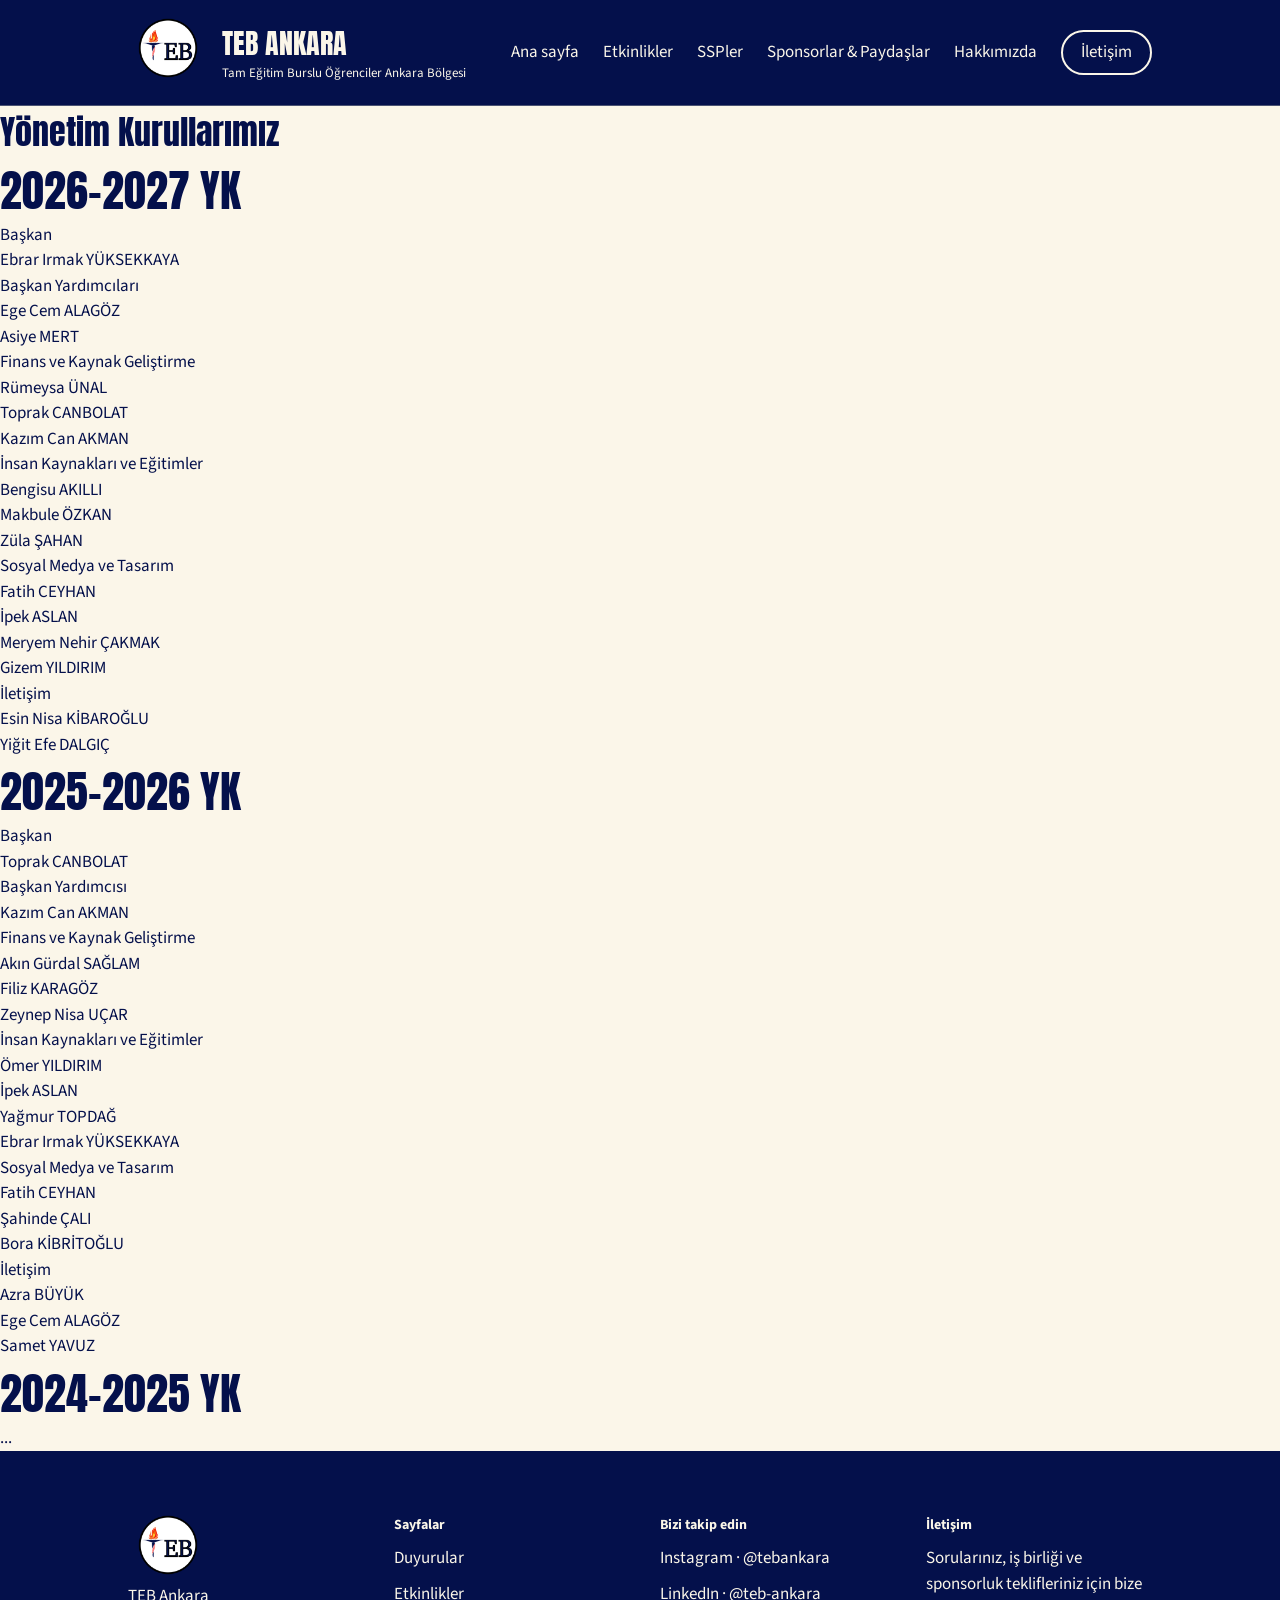
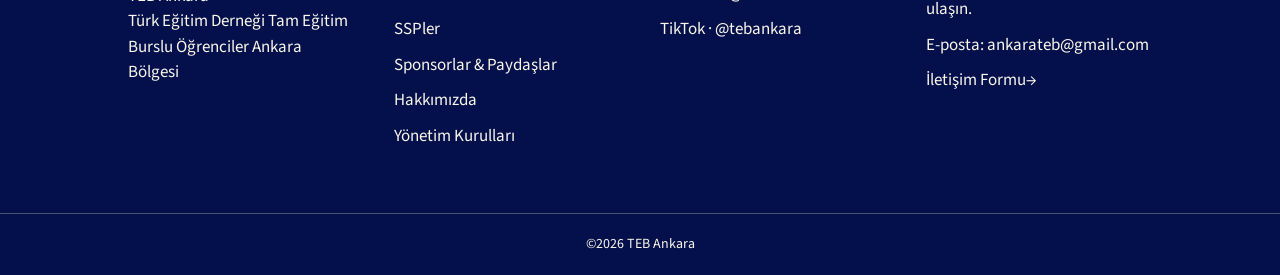
<file: yonetim_kurullari.html>
<!DOCTYPE html>
<html lang="tr">

<head>
    <meta charset="UTF-8">
    <meta name="viewport" content="width=device-width, initial-scale=1.0">
    <title>TEB Ankara - Yönetim Kurullarımız</title>
    <link href="https://fonts.googleapis.com/css2?family=Anton&family=Source+Sans+3:wght@400;600;700&display=swap" rel="stylesheet">
    <link rel="stylesheet" href="css/style.css">
</head>

<body>
    <header>
        <a href="index.html">
            <img src="img/logo_yuvarlak.png" alt="TEB Ankara logosu">
        </a>

        <div class="header-yazi">
            <p>TEB ANKARA</p>
            <p>Tam Eğitim Burslu Öğrenciler Ankara Bölgesi</p>
        </div>

        <nav>
            <a href="index.html">Ana sayfa</a>
            <a href="etkinlikler.html">Etkinlikler</a>
            <a href="sspler.html">SSPler</a>
            <a href="sponsorlar_paydaslar.html">Sponsorlar &amp; Paydaşlar</a>
            <a href="hakkimizda.html">Hakkımızda</a>
            <a href="iletisim.html" class="menu-buton">İletişim</a>
        </nav>
    </header>

    <main>
        <h1>Yönetim Kurullarımız</h1>

        <section id="26-27">
            <h2>2026-2027 YK</h2>
            <dl>
                <dt>Başkan</dt>
                    <dd>Ebrar Irmak YÜKSEKKAYA</dd>

                <dt>Başkan Yardımcıları</dt>
                    <dd>Ege Cem ALAGÖZ</dd>
                    <dd>Asiye MERT</dd>

                <dt>Finans ve Kaynak Geliştirme</dt>
                    <dd>Rümeysa ÜNAL</dd>
                    <dd>Toprak CANBOLAT</dd>
                    <dd>Kazım Can AKMAN</dd>

                <dt>İnsan Kaynakları ve Eğitimler</dt>
                    <dd>Bengisu AKILLI</dd>
                    <dd>Makbule ÖZKAN</dd>
                    <dd>Züla ŞAHAN</dd>
                
                <dt>Sosyal Medya ve Tasarım</dt>
                    <dd>Fatih CEYHAN</dd>
                    <dd>İpek ASLAN</dd>
                    <dd>Meryem Nehir ÇAKMAK</dd>
                    <dd>Gizem YILDIRIM</dd>

                <dt>İletişim</dt>
                    <dd>Esin Nisa KİBAROĞLU</dd>
                    <dd>Yiğit Efe DALGIÇ</dd>
            </dl>
        </section>

        <section id="25-26">
            <h2>2025-2026 YK</h2>
            <dl>
            <dt>Başkan</dt>
                <dd>Toprak CANBOLAT</dd>

            <dt>Başkan Yardımcısı</dt>
                <dd>Kazım Can AKMAN</dd>

            <dt>Finans ve Kaynak Geliştirme</dt>
                <dd>Akın Gürdal SAĞLAM</dd>
                <dd>Filiz KARAGÖZ</dd>
                <dd>Zeynep Nisa UÇAR</dd>
                
            <dt>İnsan Kaynakları ve Eğitimler</dt>
                <dd>Ömer YILDIRIM</dd>
                <dd>İpek ASLAN</dd>
                <dd>Yağmur TOPDAĞ</dd>
                <dd>Ebrar Irmak YÜKSEKKAYA</dd>
            
            <dt>Sosyal Medya ve Tasarım</dt>
                <dd>Fatih CEYHAN</dd>
                <dd>Şahinde ÇALI</dd>
                <dd>Bora KİBRİTOĞLU</dd>

            <dt>İletişim</dt>
                <dd>Azra BÜYÜK</dd>
                <dd>Ege Cem ALAGÖZ</dd>
                <dd>Samet YAVUZ</dd>
        </dl>
        </section>

        <section id="24-25">
            <h2>2024-2025 YK</h2>
            ...
        </section>
    </main>


     <footer>
        <div class="footer-ust">
            <div class="footer-marka">
                <img src="img/logo_yuvarlak.png" alt="TEB Ankara logosu">
                <p>TEB Ankara</p>
                <p>Türk Eğitim Derneği Tam Eğitim Burslu Öğrenciler Ankara Bölgesi</p>
            </div>

            <nav>
                <h2>Sayfalar</h2>
                <a href="duyurular.html">Duyurular</a>
                <a href="etkinlikler.html">Etkinlikler</a>
                <a href="sspler.html">SSPler</a>
                <a href="sponsorlar_paydaslar.html">Sponsorlar &amp; Paydaşlar</a>
                <a href="hakkimizda.html">Hakkımızda</a>
                <a href="yonetim_kurullari.html">Yönetim Kurulları</a>
                
            </nav>

            <section id="sosyal-medya">
                <h2>Bizi takip edin</h2>
                <a href="https://www.instagram.com/tebankara/" target="_blank">Instagram · @tebankara</a>
                
                <a href="https://www.linkedin.com/company/teb-ankara" target="_blank">LinkedIn · @teb-ankara</a>
                
                <a href="https://www.tiktok.com/@tebankara" target="_blank">TikTok · @tebankara</a>
            </section>

            <section id="iletisim">
                <h2>İletişim</h2>
                <p>Sorularınız, iş birliği ve sponsorluk teklifleriniz için bize ulaşın.</p>
                <a href="mailto:ankarateb@gmail.com" target="_blank">E-posta: ankarateb@gmail.com</a>
                <a href="iletisim.html">İletişim Formu→</a>
            </section>
        </div>
        <p class="footer-alt">©2026 TEB Ankara </p>
    </footer>
    
</body>

</html>
</file>
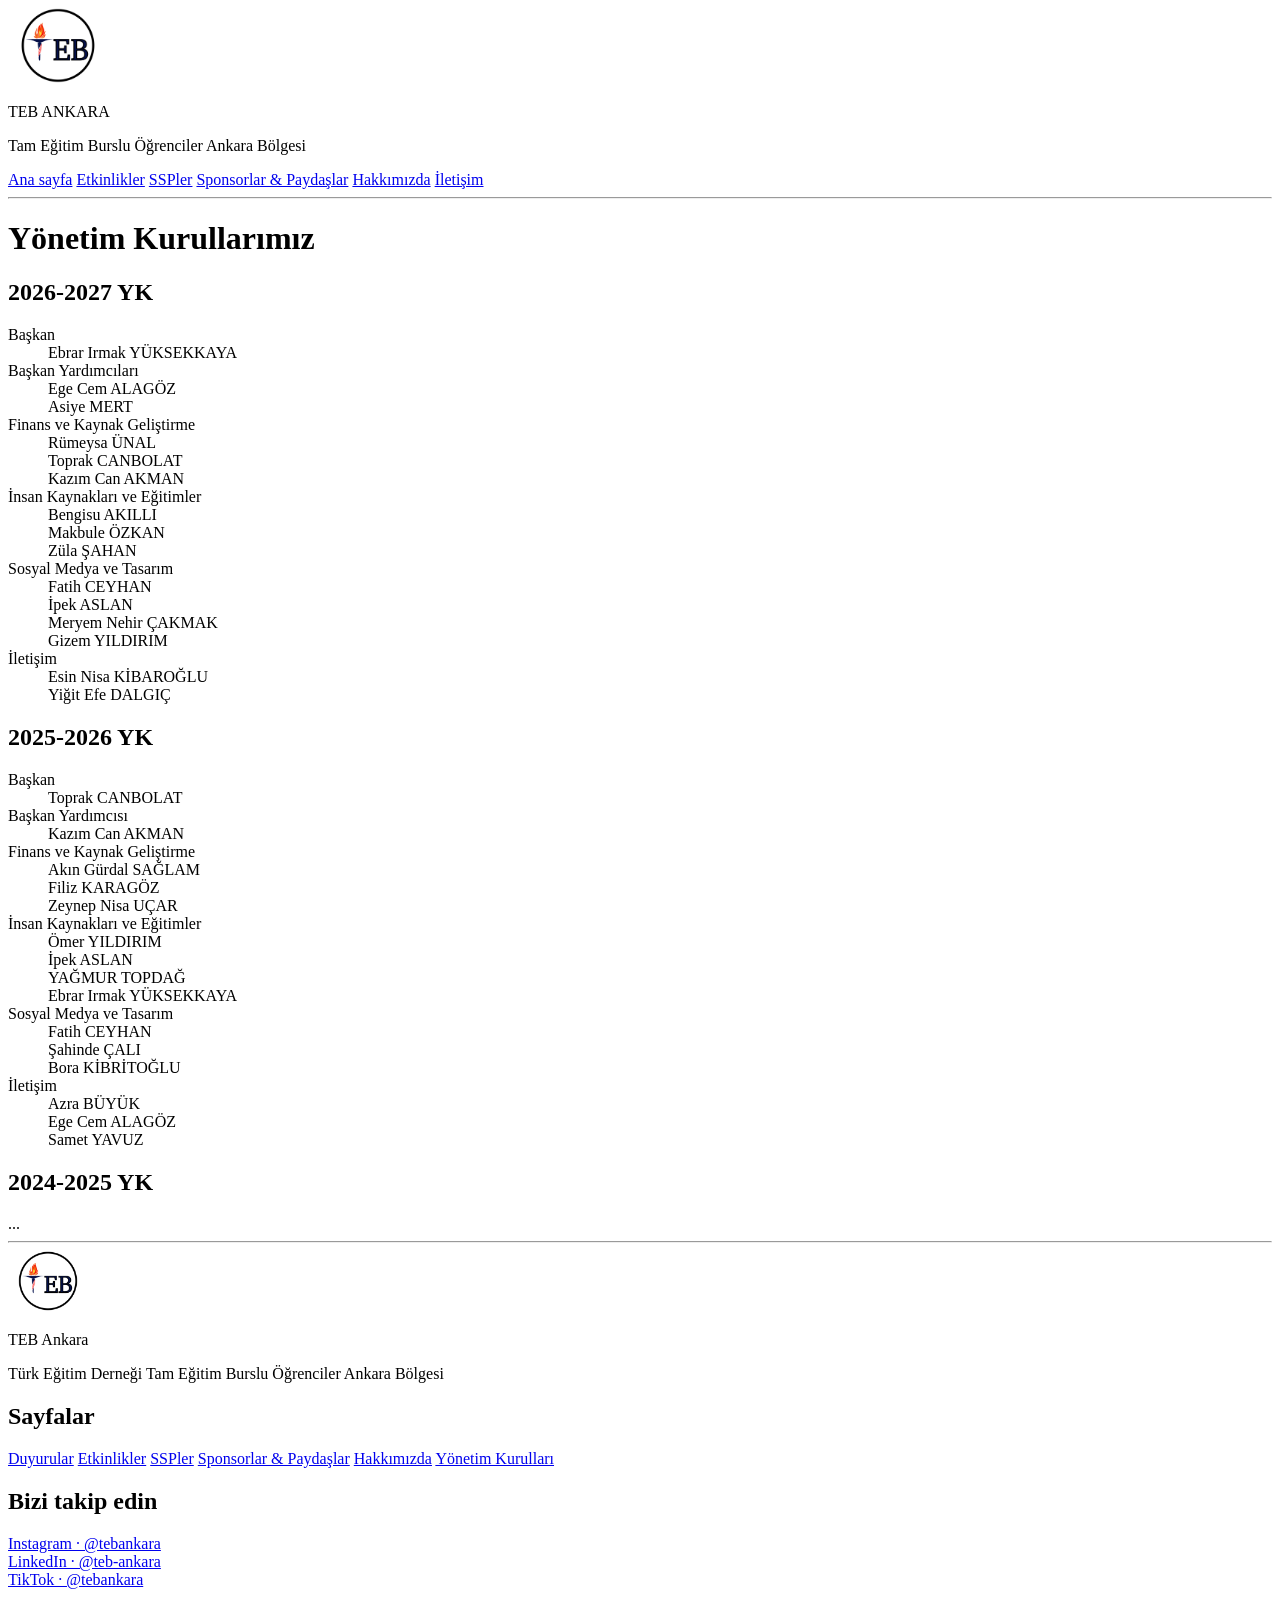
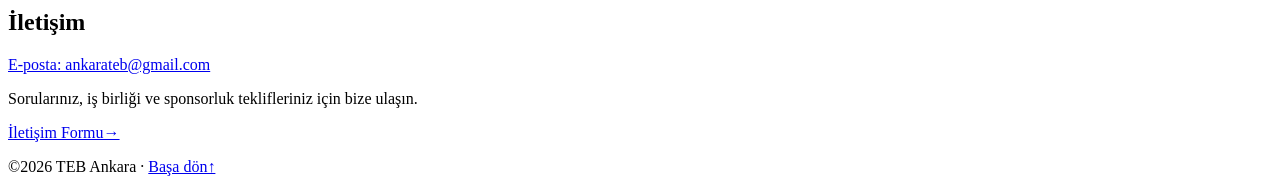
<file: yönetim_kurulları.html>
<!DOCTYPE html>
<html lang="tr">

<head>
    <meta charset="UTF-8">
    <meta name="viewport" content="width=device-width, initial-scale=1.0">
    <title>TEB Ankara - Yönetim Kurullarımız</title>
</head>

<body>
    <header>
        <a href="index.html">
            <img src="img/logo_yuvarlak.png" alt="TEB Ankara logosu" width="100">
        </a>

        <p>TEB ANKARA</p>
        <p>Tam Eğitim Burslu Öğrenciler Ankara Bölgesi</p>

        <nav>
            <a href="index.html">Ana sayfa</a>
            <a href="etkinlikler.html">Etkinlikler</a>
            <a href="sspler.html">SSPler</a>
            <a href="sponsorlar_paydaslar.html">Sponsorlar &amp; Paydaşlar</a>
            <a href="hakkimizda.html">Hakkımızda</a>
            <a href="iletisim.html" class="menu-buton">İletişim</a>            
        </nav>
    </header>

    <hr>

    <main>
        <h1>Yönetim Kurullarımız</h1>

        <section id="26-27">
            <h2>2026-2027 YK</h2>
            <dl>
                <dt>Başkan</dt>
                    <dd>Ebrar Irmak YÜKSEKKAYA</dd>

                <dt>Başkan Yardımcıları</dt>
                    <dd>Ege Cem ALAGÖZ</dd>
                    <dd>Asiye MERT</dd>

                <dt>Finans ve Kaynak Geliştirme</dt>
                    <dd>Rümeysa ÜNAL</dd>
                    <dd>Toprak CANBOLAT</dd>
                    <dd>Kazım Can AKMAN</dd>

                <dt>İnsan Kaynakları ve Eğitimler</dt>
                    <dd>Bengisu AKILLI</dd>
                    <dd>Makbule ÖZKAN</dd>
                    <dd>Züla ŞAHAN</dd>
                
                <dt>Sosyal Medya ve Tasarım</dt>
                    <dd>Fatih CEYHAN</dd>
                    <dd>İpek ASLAN</dd>
                    <dd>Meryem Nehir ÇAKMAK</dd>
                    <dd>Gizem YILDIRIM</dd>

                <dt>İletişim</dt>
                    <dd>Esin Nisa KİBAROĞLU</dd>
                    <dd>Yiğit Efe DALGIÇ</dd>
            </dl>
        </section>

        <section id="25-26">
            <h2>2025-2026 YK</h2>
            <dl>
            <dt>Başkan</dt>
                <dd>Toprak CANBOLAT</dd>

            <dt>Başkan Yardımcısı</dt>
                <dd>Kazım Can AKMAN</dd>

            <dt>Finans ve Kaynak Geliştirme</dt>
                <dd>Akın Gürdal SAĞLAM</dd>
                <dd>Filiz KARAGÖZ</dd>
                <dd>Zeynep Nisa UÇAR</dd>
                
            <dt>İnsan Kaynakları ve Eğitimler</dt>
                <dd>Ömer YILDIRIM</dd>
                <dd>İpek ASLAN</dd>
                <dd>YAĞMUR TOPDAĞ</dd>
                <dd>Ebrar Irmak YÜKSEKKAYA</dd>
            
            <dt>Sosyal Medya ve Tasarım</dt>
                <dd>Fatih CEYHAN</dd>
                <dd>Şahinde ÇALI</dd>
                <dd>Bora KİBRİTOĞLU</dd>

            <dt>İletişim</dt>
                <dd>Azra BÜYÜK</dd>
                <dd>Ege Cem ALAGÖZ</dd>
                <dd>Samet YAVUZ</dd>
        </dl>
        </section>

        <section id="24-25">
            <h2>2024-2025 YK</h2>
            ...
        </section>
    </main>

    <hr>

    <footer>
        <img src="img/logo_yuvarlak.png" alt="TEB Ankara logosu" width="80">
        <p>TEB Ankara</p>
        <p>Türk Eğitim Derneği Tam Eğitim Burslu Öğrenciler Ankara Bölgesi</p>

        <nav>
            <h2>Sayfalar</h2>
            <a href="duyurular.html">Duyurular</a>
            <a href="etkinlikler.html">Etkinlikler</a>
            <a href="sspler.html">SSPler</a>
            <a href="sponsorlar_paydaslar.html">Sponsorlar &amp; Paydaşlar</a>
            <a href="hakkimizda.html">Hakkımızda</a>
            <a href="yönetim_kurulları.html">Yönetim Kurulları</a>
            
        </nav>

        <section id="sosyal-medya">
            <h2>Bizi takip edin</h2>
            <a href="https://www.instagram.com/tebankara/" target="_blank">Instagram · @tebankara</a>
            <br>
            <a href="https://www.linkedin.com/company/teb-ankara" target="_blank">LinkedIn · @teb-ankara</a>
            <br>
            <a href="https://www.tiktok.com/@tebankara" target="_blank">TikTok · @tebankara</a>
        </section>

        <section id="iletisim">
            <h2>İletişim</h2>
            <a href="mailto:ankarateb@gmail.com">E-posta: ankarateb@gmail.com</a>
            <p>Sorularınız, iş birliği ve sponsorluk teklifleriniz için bize ulaşın.</p>
            <a href="iletisim.html">İletişim Formu→</a>
        </section>

        <p>©2026 TEB Ankara · <a href="#">Başa dön↑</a></p>
    </footer>    
</body>

</html>
</file>
<file: css/style.css>
/* DEĞİŞKENLER */
:root {
    --lacivert: #04104b;
    --kirmizi: #d42e12;
    --turuncu: #f46314;
    --krem: #fbf6e9;
    --beyaz: #ffffff;
    --gri: #4b5373;
}

/* GENEL */
* {
    box-sizing: border-box;
    margin: 0;
    padding: 0;
}

body {
    font-family: "Source Sans 3", Arial, sans-serif;
    font-size: 17px;
    line-height: 1.5;
    color: var(--lacivert);
    background: var(--krem);
}

img {
    max-width: 100%;
}

a {
    color: inherit;
    text-decoration: none;
}

ul {
    list-style: none;
}

h1, h2 {
    font-family: "Anton", Impact, sans-serif;
    font-weight: normal;
}

/* HEADER */
header {
    display: flex;
    align-items: center;
    gap: 14px;
    padding: 18px 10%;
    background: var(--lacivert);
    color: var(--krem);
    border-bottom: 1px solid var(--gri);
}

header img {
    width: 80px;
}

.header-yazi p:first-child {
    font-family: "Anton", Impact, sans-serif;
    font-size: 28px;
}

.header-yazi p:last-child {
    font-size: 13px;
}

header nav {
    display: flex;
    align-items: center;
    gap: 24px;
    margin-left: auto;
}

header nav a:hover {
    color: var(--turuncu);
}

header nav a[aria-current="page"] {
    font-weight: bold;
    border-bottom: 3px solid var(--kirmizi);
}

.menu-buton {
    border: 2px solid var(--krem);
    border-radius: 999px;
    padding: 8px 18px;
}

/* FOOTER */
footer {
    background: var(--lacivert);
    color: var(--krem);
}

.footer-ust {
    display: grid;
    grid-template-columns: repeat(4, 1fr);
    gap: 40px;
    padding: 64px 10%;
}

footer nav, footer section {
    display: flex;
    flex-direction: column;
    gap: 10px;
}

footer h2 {
    font-family: "Source Sans 3", Arial, sans-serif;
    font-size: 14px;
    font-weight: bold;
}

footer a:hover {
    color: var(--turuncu);
}

.footer-marka img {
    width: 80px;
}

.footer-alt {
    text-align: center;
    border-top: 1px solid var(--gri);
    padding: 20px;
    font-size: 14px;
}

/* İNDEX */

#giris, #ana-icerik, #sosyal-sorumluluk-projeleri, #sponsorlar-paydaslar {
    padding: 64px 10%;
}

main h2 {
    font-size: 44px;
}

#duyurular > a, #sosyal-sorumluluk-projeleri > a, #sponsorlar-paydaslar > a {
    font-weight: bold;
    color: var(--kirmizi);
    align-self: center;
}

#duyurular article, #yaklasan-etkinlikler, #sosyal-sorumluluk-projeleri article, #sponsorlar-paydaslar figure {
    background: var(--beyaz);
    border-radius: 16px;
    padding: 22px;
}

#giris {
    display: flex;
    align-items: center;
    gap: 48px;
    background: var(--lacivert);
    color: var(--krem);
}

#baslik, #toplu-foto {
    flex: 1;
}

#baslik h1 {
    font-size: 80px;
    line-height: 1;
    margin: 20px 0;
}

#baslik h1::after {
    content: "";
    display: block;
    width: 80px;
    height: 4px;
    background: var(--krem);
    margin-top: 16px;
}

#baslik p {
    font-size: 19px;
    margin-bottom: 28px;
}

#baslik p:first-child {
    font-size: 14px;
    font-weight: bold;
    margin-bottom: 0;
}

#baslik a {
    display: inline-block;
    margin-right: 10px;
    padding: 12px 24px;
    border: 2px solid var(--krem);
    border-radius: 999px;
    font-weight: bold;
}

#baslik a:first-of-type {
    background: var(--krem);
    color: var(--lacivert);
}

#toplu-foto img {
    width: 100%;
    border-radius: 20px;
}

#ana-icerik {
    display: grid;
    grid-template-columns: 2fr 1fr;
    gap: 40px;
}

#duyurular {
    display: grid;
    grid-template-columns: 1fr auto;
    gap: 14px;
}

#duyurular article {
    grid-column: 1 / -1;
}

#duyurular article p:first-child {
    font-size: 13px;
    font-weight: bold;
    color: var(--kirmizi);
}

#duyurular h3 {
    margin: 6px 0;
}

#duyurular article p:last-child {
    color: var(--gri);
}

#etkinlik {
    display: flex;
    flex-direction: column;
    gap: 16px;
}

#siradaki-etkinlik {
    background: var(--lacivert);
    color: var(--krem);
    border-radius: 16px;
    padding: 22px;
}

#siradaki-etkinlik h2 {
    font-family: "Source Sans 3", Arial, sans-serif;
    font-size: 14px;
    font-weight: bold;
}

#siradaki-etkinlik h3 {
    font-family: "Anton", Impact, sans-serif;
    font-weight: normal;
    font-size: 36px;
}

#siradaki-etkinlik a {
    display: block;
    margin-top: 12px;
    font-weight: bold;
}

#yaklasan-etkinlikler {
    flex: 1;
}

#yaklasan-etkinlikler h2 {
    font-size: 28px;
}

#yaklasan-etkinlikler li {
    padding: 10px 0;
    border-bottom: 1px solid var(--krem);
}

#yaklasan-etkinlikler time {
    background: var(--lacivert);
    color: var(--krem);
    font-weight: bold;
    padding: 2px 10px;
    border-radius: 8px;
}

#yaklasan-etkinlikler span {
    color: var(--gri);
}

#yaklasan-etkinlikler a {
    display: block;
    margin-top: 12px;
    padding: 12px;
    border-radius: 999px;
    background: var(--lacivert);
    color: var(--krem);
    font-weight: bold;
    text-align: center;
}

#sosyal-sorumluluk-projeleri {
    display: grid;
    grid-template-columns: repeat(4, 1fr);
    gap: 16px;
}

#sosyal-sorumluluk-projeleri h2 {
    grid-column: 1 / 4;
}

#sosyal-sorumluluk-projeleri > a {
    text-align: right;
}

#sosyal-sorumluluk-projeleri h3 {
    margin-bottom: 8px;
}

#sosyal-sorumluluk-projeleri p {
    color: var(--gri);
}

#sponsorlar-paydaslar {
    display: grid;
    grid-template-columns: repeat(7, 1fr);
    gap: 12px;
}

#sponsorlar-paydaslar h2 {
    grid-column: 1 / 6;
}

#sponsorlar-paydaslar > a {
    grid-column: 6 / 8;
    text-align: right;
}

#sponsorlar-paydaslar figure {
    text-align: center;
    font-size: 13px;
}

#sponsorlar-paydaslar img {
    height: 60px;
    object-fit: contain;
}
</file>
